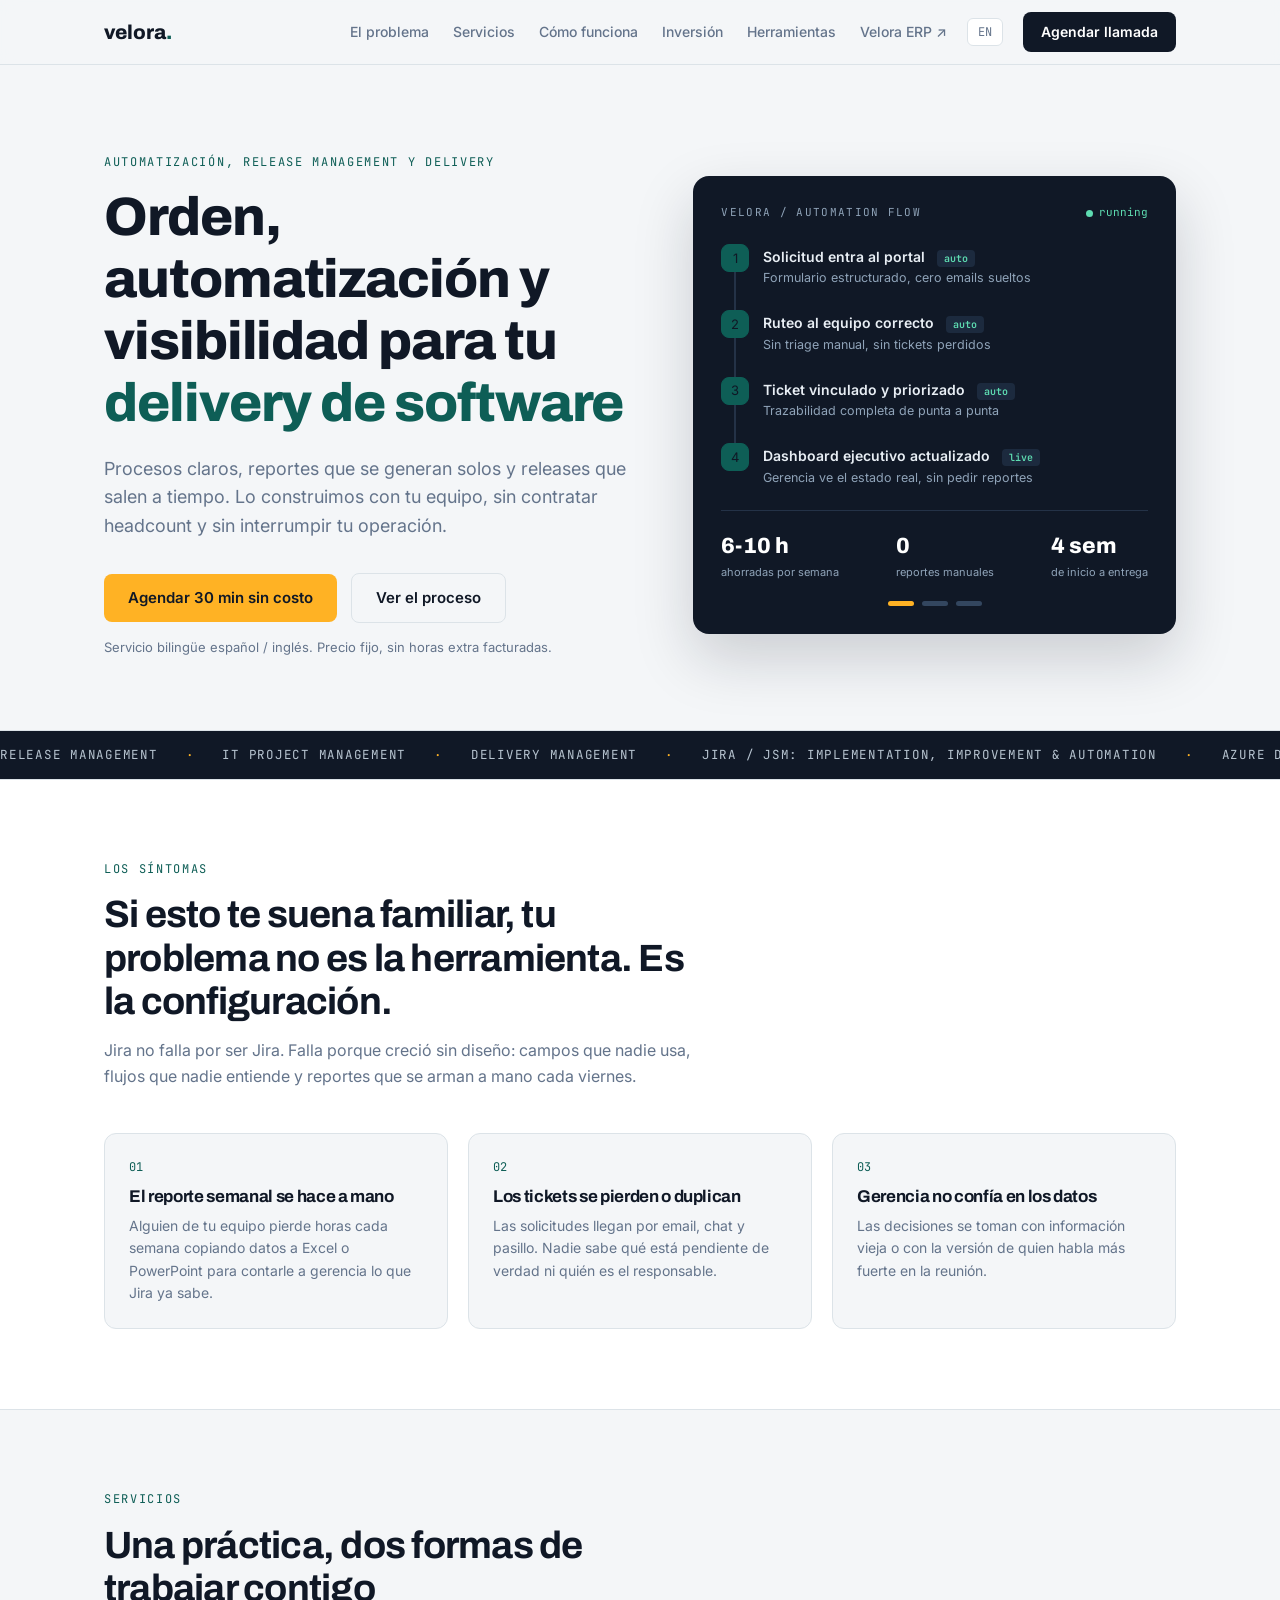
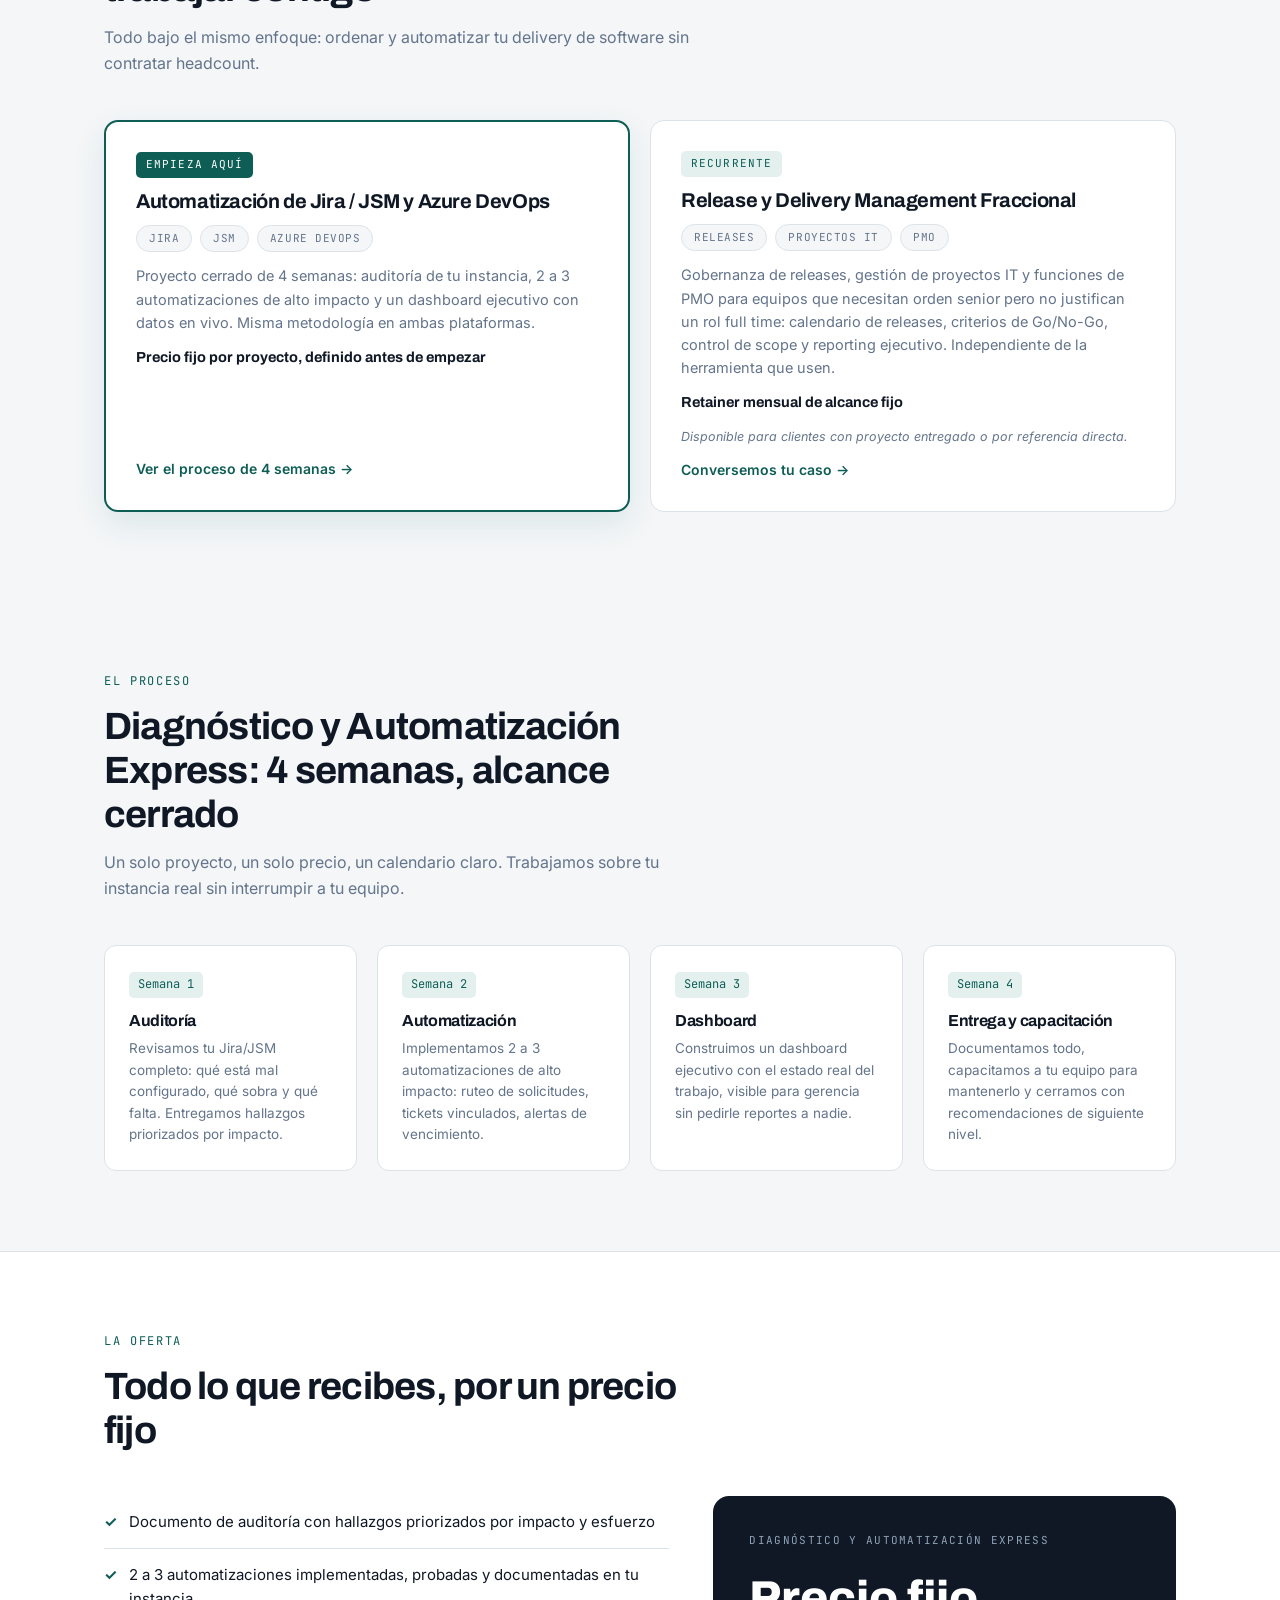
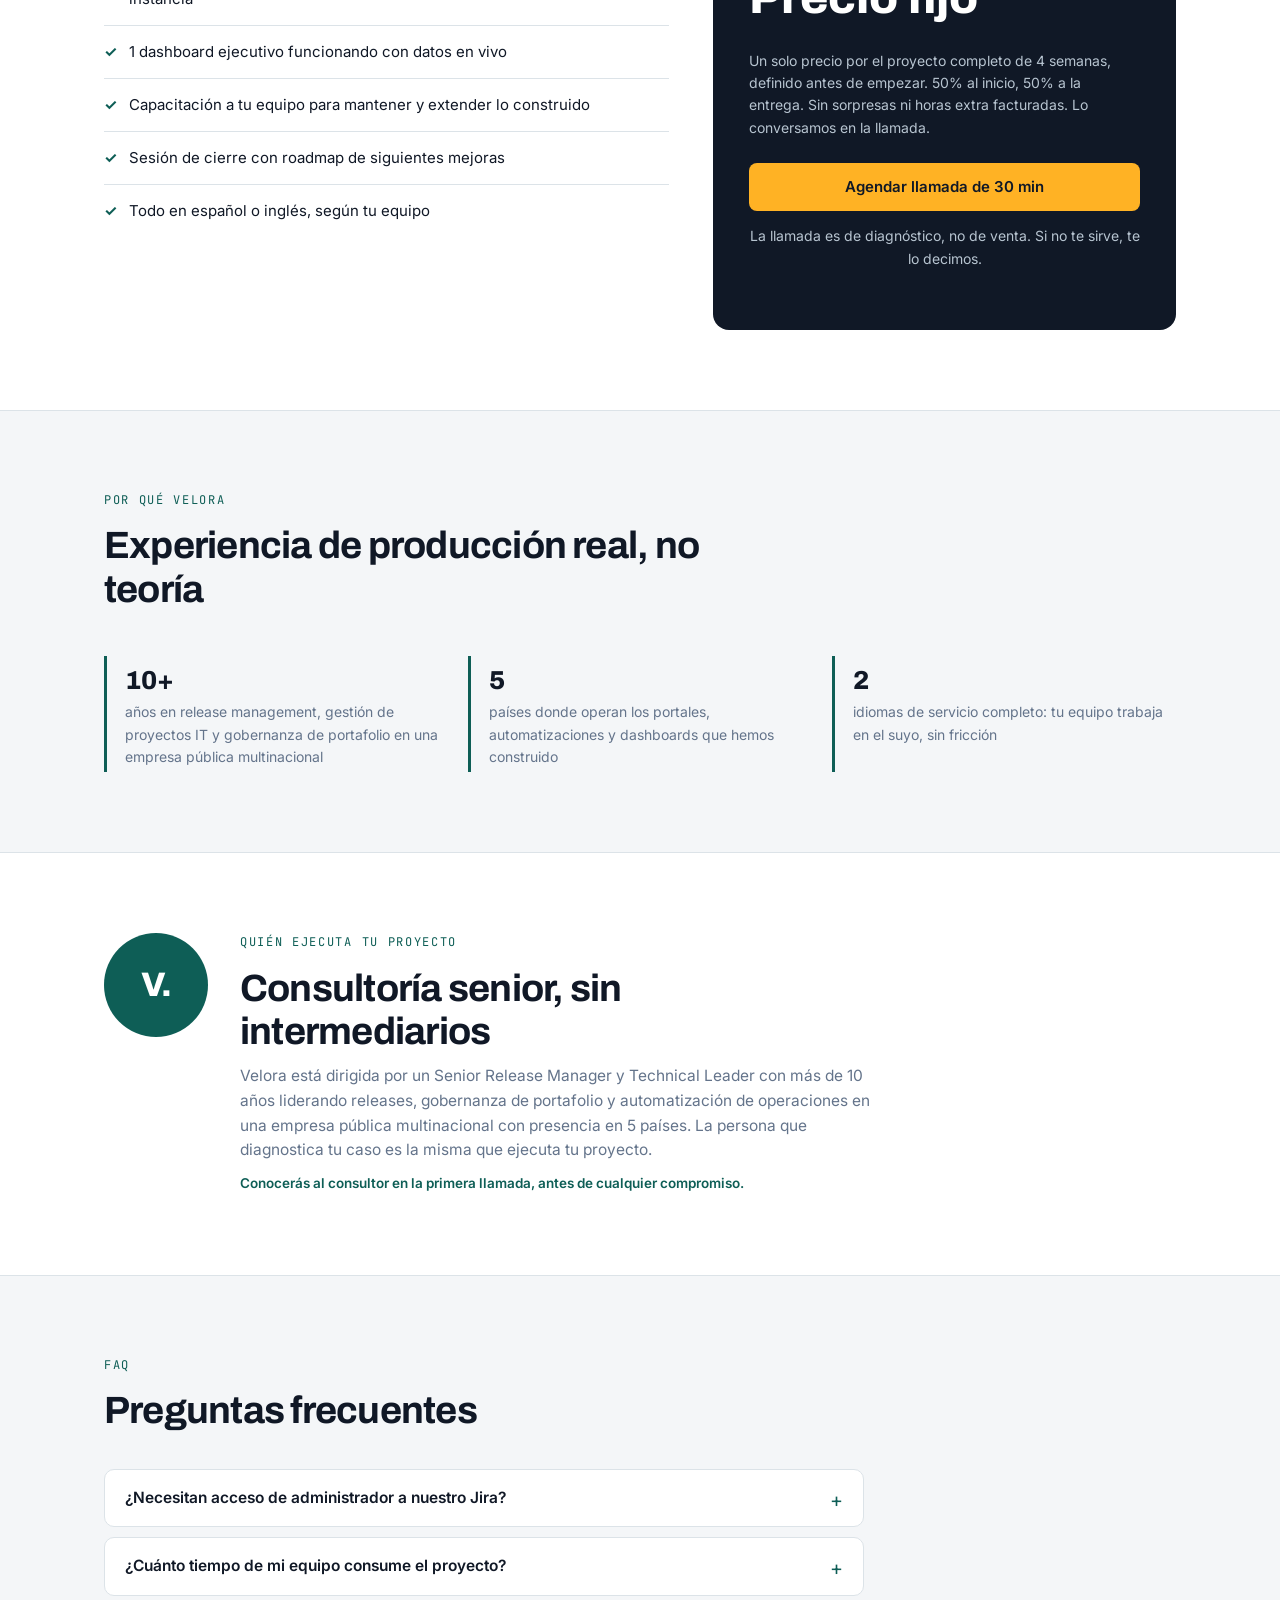
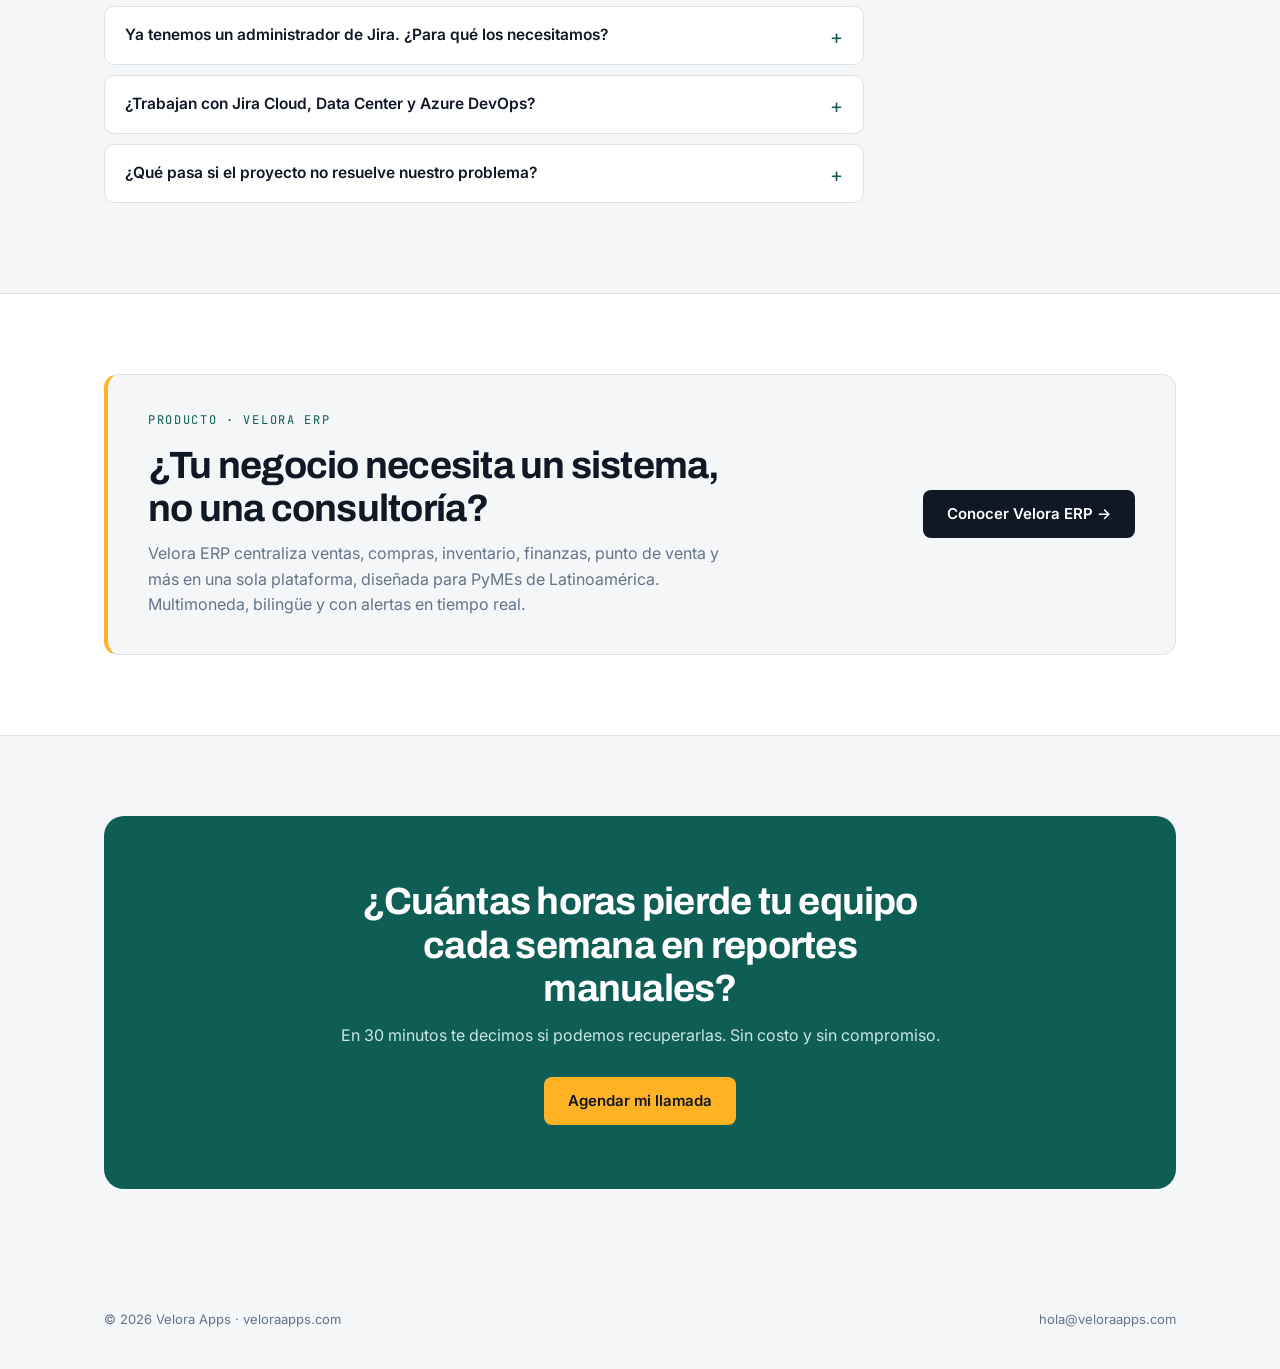
<file: index.html>
<!DOCTYPE html>
<html lang="es">
<head>
<meta charset="UTF-8">
<meta name="viewport" content="width=device-width, initial-scale=1.0">
<title>Velora Apps | Orden, automatización y visibilidad para tu delivery de software</title>
<meta name="description" content="Release management, gestión de proyectos IT y automatización sobre Jira/JSM y Azure DevOps. Proyectos de 4 semanas con precio fijo. Servicio bilingüe ES/EN.">
<link rel="canonical" href="https://www.veloraapps.com/">
<meta property="og:type" content="website">
<meta property="og:url" content="https://www.veloraapps.com/">
<meta property="og:title" content="Velora Apps | Orden y automatización para tu delivery de software">
<meta property="og:description" content="Automatización Jira/JSM, release management y visibilidad ejecutiva. Proyectos de 4 semanas con precio fijo. ES/EN.">
<meta property="og:image" content="https://www.veloraapps.com/og-image.png">
<meta name="twitter:card" content="summary_large_image">
<link rel="icon" href="data:image/svg+xml,%3Csvg xmlns='http://www.w3.org/2000/svg' viewBox='0 0 64 64'%3E%3Crect width='64' height='64' rx='14' fill='%230E5E56'/%3E%3Ctext x='32' y='44' font-family='Arial' font-size='36' font-weight='800' fill='white' text-anchor='middle'%3Ev%3C/text%3E%3C/svg%3E">
<!-- ANALYTICS: descomentar UNA opción antes de publicar -->
<!-- Opción A (GA4, gratis): <script async src="https://www.googletagmanager.com/gtag/js?id=G-XXXXXXX"></script><script>window.dataLayer=window.dataLayer||[];function gtag(){dataLayer.push(arguments);}gtag('js',new Date());gtag('config','G-XXXXXXX');</script> -->
<!-- Opción B (Plausible, privacidad): <script defer data-domain="veloraapps.com" src="https://plausible.io/js/script.js"></script> -->
<link rel="preconnect" href="https://fonts.googleapis.com">
<link href="https://fonts.googleapis.com/css2?family=Archivo:wght@600;700;800&family=Inter:wght@400;500;600&family=JetBrains+Mono:wght@400;500&display=swap" rel="stylesheet">
<style>
:root{
  --porcelain:#F4F6F8; --ink:#101826; --teal:#0E5E56; --teal-soft:#E4F0EE;
  --amber:#FFB224; --steel:#64748B; --line:#DCE3E8; --white:#FFFFFF;
}
*{margin:0;padding:0;box-sizing:border-box}
html{scroll-behavior:smooth}
body{font-family:'Inter',sans-serif;background:var(--porcelain);color:var(--ink);line-height:1.6;font-size:16px}
.mono{font-family:'JetBrains Mono',monospace}
h1,h2,h3{font-family:'Archivo',sans-serif;letter-spacing:-0.02em;line-height:1.15}
.wrap{max-width:1120px;margin:0 auto;padding:0 24px}
.eyebrow{font-family:'JetBrains Mono',monospace;font-size:12px;text-transform:uppercase;letter-spacing:.14em;color:var(--teal);display:block;margin-bottom:14px}
a:focus-visible,button:focus-visible{outline:3px solid var(--amber);outline-offset:2px}

/* NAV */
nav{position:sticky;top:0;background:rgba(244,246,248,.92);backdrop-filter:blur(8px);border-bottom:1px solid var(--line);z-index:50}
.nav-inner{display:flex;align-items:center;justify-content:space-between;height:64px}
.logo{font-family:'Archivo',sans-serif;font-weight:800;font-size:20px;color:var(--ink);text-decoration:none}
.logo span{color:var(--teal)}
.nav-right{display:flex;align-items:center;gap:20px}
.nav-links{display:flex;gap:24px}
.nav-links a{color:var(--steel);text-decoration:none;font-size:14px;font-weight:500}
.nav-links a:hover{color:var(--ink)}
.lang-toggle{border:1px solid var(--line);background:var(--white);border-radius:6px;padding:5px 10px;font-family:'JetBrains Mono',monospace;font-size:12px;cursor:pointer;color:var(--steel)}
.btn{display:inline-block;background:var(--ink);color:var(--white);padding:12px 24px;border-radius:8px;text-decoration:none;font-weight:600;font-size:15px;border:none;cursor:pointer;transition:transform .15s ease,background .15s ease}
.btn:hover{background:var(--teal);transform:translateY(-1px)}
.btn-amber{background:var(--amber);color:var(--ink)}
.btn-amber:hover{background:#e9a010;color:var(--ink)}
.btn-sm{padding:9px 18px;font-size:14px}

/* HERO */
.hero{padding:88px 0 72px}
.hero-grid{display:grid;grid-template-columns:1.05fr .95fr;gap:56px;align-items:center}
.hero h1{font-size:clamp(34px,4.6vw,54px);font-weight:800;margin-bottom:20px}
.hero h1 em{font-style:normal;color:var(--teal)}
.hero p.lead{font-size:18px;color:var(--steel);margin-bottom:32px;max-width:48ch}
.hero-ctas{display:flex;gap:14px;flex-wrap:wrap;align-items:center}
.hero-note{font-size:13px;color:var(--steel);margin-top:14px}

/* SIGNATURE FLOW PANEL */
.flow-panel{background:var(--ink);border-radius:16px;padding:28px;box-shadow:0 24px 60px rgba(16,24,38,.18)}
.flow-head{display:flex;justify-content:space-between;align-items:center;margin-bottom:22px}
.flow-title{font-family:'JetBrains Mono',monospace;font-size:11px;letter-spacing:.12em;text-transform:uppercase;color:#8FA3B8}
.flow-live{font-family:'JetBrains Mono',monospace;font-size:11px;color:#5EDCB1;display:flex;align-items:center;gap:6px}
.dot{width:7px;height:7px;border-radius:50%;background:#5EDCB1;animation:pulse 2s infinite}
@keyframes pulse{0%,100%{opacity:1}50%{opacity:.3}}
.flow-steps{display:flex;flex-direction:column;gap:0}
.fstep{display:flex;align-items:flex-start;gap:14px;position:relative;padding-bottom:22px}
.fstep:last-child{padding-bottom:0}
.fstep::before{content:"";position:absolute;left:13px;top:28px;bottom:0;width:2px;background:#243247}
.fstep:last-child::before{display:none}
.fnode{width:28px;height:28px;border-radius:8px;background:#1C2A3E;border:1px solid #33465F;display:flex;align-items:center;justify-content:center;flex-shrink:0;font-size:13px;position:relative;z-index:1}
.fstep.active .fnode{background:var(--teal);border-color:var(--teal)}
.fbody{padding-top:2px}
.flabel{font-size:14px;font-weight:600;color:#E8EEF4}
.fdesc{font-size:12.5px;color:#8FA3B8}
.ftag{font-family:'JetBrains Mono',monospace;font-size:10px;background:#1C2A3E;color:#5EDCB1;border-radius:4px;padding:2px 7px;margin-left:8px}
.fstep{opacity:1}
.slide{display:none;animation:fadeIn .45s ease}
.slide.active{display:block}
@keyframes fadeIn{from{opacity:0;transform:translateY(6px)}to{opacity:1;transform:none}}
.car-dots{display:flex;gap:8px;justify-content:center;margin-top:20px}
.car-dot{width:26px;height:5px;border-radius:3px;background:#33465F;border:none;cursor:pointer;padding:0;transition:background .2s}
.car-dot.active{background:var(--amber)}
.flow-metric{margin-top:22px;padding-top:18px;border-top:1px solid #243247;display:flex;justify-content:space-between}
.fm-num{font-family:'Archivo',sans-serif;font-weight:800;font-size:22px;color:#fff}
.fm-lab{font-size:11px;color:#8FA3B8}

/* CAPABILITIES STRIP */
.cap-strip{background:var(--ink);overflow:hidden;padding:14px 0;border-top:1px solid var(--line)}
.cap-track{display:flex;gap:28px;white-space:nowrap;width:max-content;animation:capScroll 40s linear infinite;font-family:'JetBrains Mono',monospace;font-size:12.5px;letter-spacing:.06em;color:#B7C4D0;text-transform:uppercase}
.cap-strip:hover .cap-track{animation-play-state:paused}
.cap-sep{color:var(--amber)}
@keyframes capScroll{from{transform:translateX(0)}to{transform:translateX(-50%)}}
@media(prefers-reduced-motion:reduce){
  .cap-track{animation:none;flex-wrap:wrap;white-space:normal;width:auto;justify-content:center;padding:0 24px}
}

/* SYMPTOMS */
.section{padding:80px 0}
.section-alt{background:var(--white);border-top:1px solid var(--line);border-bottom:1px solid var(--line)}
.section h2{font-size:clamp(26px,3.4vw,38px);font-weight:700;margin-bottom:14px;max-width:26ch}
.section .sub{color:var(--steel);max-width:60ch;margin-bottom:44px}
.sym-grid{display:grid;grid-template-columns:repeat(3,1fr);gap:20px}
.sym{background:var(--porcelain);border:1px solid var(--line);border-radius:12px;padding:24px}
.section-alt .sym{background:var(--porcelain)}
.sym .mono{font-size:12px;color:var(--teal);display:block;margin-bottom:10px}
.sym h3{font-size:17px;margin-bottom:8px}
.sym p{font-size:14px;color:var(--steel)}

/* SERVICES */
.svc-grid{display:grid;grid-template-columns:1fr 1fr;gap:20px}
.svc{background:var(--white);border:1px solid var(--line);border-radius:14px;padding:30px;display:flex;flex-direction:column;gap:12px}
.svc-featured{border:2px solid var(--teal);box-shadow:0 12px 32px rgba(14,94,86,.10)}
.svc-badge{font-family:'JetBrains Mono',monospace;font-size:11px;letter-spacing:.1em;text-transform:uppercase;background:var(--teal);color:#fff;border-radius:5px;padding:4px 10px;align-self:flex-start}
.svc-badge-alt{background:var(--teal-soft);color:var(--teal)}
.svc h3{font-size:20px}
.svc p{font-size:14.5px;color:var(--steel)}
.svc-price{font-family:'Archivo',sans-serif;font-weight:700;font-size:18px;color:var(--ink)!important}
.svc-chips{display:flex;gap:8px;flex-wrap:wrap}
.chip{font-family:'JetBrains Mono',monospace;font-size:11px;letter-spacing:.05em;text-transform:uppercase;border:1px solid var(--line);background:var(--porcelain);color:var(--steel);border-radius:100px;padding:4px 12px}
.svc-link{color:var(--teal);font-weight:600;font-size:14px;text-decoration:none;margin-top:auto}
.svc-link:hover{text-decoration:underline}
.svc-note{font-size:12.5px!important;font-style:italic}

/* PROCESS */
.weeks{display:grid;grid-template-columns:repeat(4,1fr);gap:20px}
.week{background:var(--white);border:1px solid var(--line);border-radius:12px;padding:24px;position:relative}
.wk-num{font-family:'JetBrains Mono',monospace;font-size:12px;color:var(--teal);background:var(--teal-soft);border-radius:5px;padding:3px 9px;display:inline-block;margin-bottom:14px}
.week h3{font-size:16px;margin-bottom:8px}
.week p{font-size:13.5px;color:var(--steel)}

/* DELIVERABLES + PRICE */
.offer-grid{display:grid;grid-template-columns:1.1fr .9fr;gap:44px;align-items:start}
.dlist{list-style:none}
.dlist li{display:flex;gap:12px;padding:14px 0;border-bottom:1px solid var(--line);font-size:15px}
.dlist li:last-child{border-bottom:none}
.check{color:var(--teal);font-weight:700;flex-shrink:0}
.price-card{background:var(--ink);color:#E8EEF4;border-radius:16px;padding:36px;position:sticky;top:90px}
.price-card .mono{font-size:11px;letter-spacing:.12em;text-transform:uppercase;color:#8FA3B8;display:block;margin-bottom:12px}
.price{font-family:'Archivo',sans-serif;font-size:46px;font-weight:800;color:#fff}
.price small{font-size:16px;font-weight:600;color:#8FA3B8}
.price-card p{font-size:14px;color:#B7C4D0;margin:14px 0 24px}
.price-card .btn{width:100%;text-align:center}
.guarantee{font-size:12.5px;color:#8FA3B8;margin-top:14px;text-align:center}

/* CRED */
.cred{display:grid;grid-template-columns:repeat(3,1fr);gap:20px}
.cred-item{border-left:3px solid var(--teal);padding:4px 0 4px 18px}
.cred-item .fm-num{color:var(--ink);font-size:26px}
.cred-item p{font-size:14px;color:var(--steel)}

/* CTA */
.cta-final{background:var(--teal);color:#fff;border-radius:20px;padding:64px 48px;text-align:center}
.cta-final h2{color:#fff;margin:0 auto 12px}
.cta-final p{color:#CDE6E1;margin-bottom:28px}

/* FOUNDER */
.founder{display:flex;gap:32px;align-items:flex-start}
.founder-avatar{width:104px;height:104px;border-radius:50%;background:var(--teal);color:#fff;display:flex;align-items:center;justify-content:center;font-family:'Archivo',sans-serif;font-weight:800;font-size:34px;flex-shrink:0}
.founder-bio{color:var(--steel);max-width:64ch;font-size:15.5px}
.founder-note{margin-top:10px;font-size:13.5px;color:var(--teal);font-weight:600}

/* FAQ */
.faq-list{margin-top:36px;max-width:760px}
.faq-item{background:var(--white);border:1px solid var(--line);border-radius:10px;margin-bottom:10px;padding:0 20px}
.faq-item summary{cursor:pointer;font-weight:600;font-size:15.5px;padding:16px 0;list-style:none;position:relative;padding-right:28px}
.faq-item summary::after{content:"+";position:absolute;right:0;top:14px;font-size:20px;color:var(--teal);font-weight:400}
.faq-item[open] summary::after{content:"−"}
.faq-item p{font-size:14.5px;color:var(--steel);padding-bottom:16px}

/* ERP CROSS-PROMO */
.erp-band{display:flex;align-items:center;justify-content:space-between;gap:36px;background:var(--porcelain);border:1px solid var(--line);border-left:4px solid var(--amber);border-radius:14px;padding:36px 40px}
.erp-band .btn{flex-shrink:0}
@media(max-width:860px){.erp-band{flex-direction:column;align-items:flex-start}}

/* FOOTER */
footer{padding:40px 0;color:var(--steel);font-size:13px}
.foot-inner{display:flex;justify-content:space-between;flex-wrap:wrap;gap:12px}

@media(max-width:860px){
  .hero-grid,.offer-grid{grid-template-columns:1fr}
  .sym-grid,.weeks,.cred,.svc-grid{grid-template-columns:1fr}
  .founder{flex-direction:column}
  .nav-links{display:none}
  .price-card{position:static}
  .hero{padding:56px 0 48px}
  .section{padding:56px 0}
}
@media(prefers-reduced-motion:reduce){
  *{animation:none!important;transition:none!important}
  .fstep{opacity:1}
}
</style>
</head>
<body>

<nav>
  <div class="wrap nav-inner">
    <a class="logo" href="#">velora<span>.</span></a>
    <div class="nav-right">
      <div class="nav-links">
        <a href="#problema" data-i18n="nav1">El problema</a>
        <a href="#servicios" data-i18n="nav0">Servicios</a>
        <a href="#proceso" data-i18n="nav2">Cómo funciona</a>
        <a href="#precio" data-i18n="nav3">Inversión</a>
        <a href="/tools" data-i18n="navTools">Herramientas</a>
        <a href="https://erp.veloraapps.com" data-i18n="navErp">Velora ERP ↗</a>
      </div>
      <button class="lang-toggle" id="langBtn" aria-label="Switch language">EN</button>
      <a href="#precio" class="btn btn-sm" data-i18n="navCta">Agendar llamada</a>
    </div>
  </div>
</nav>

<header class="hero">
  <div class="wrap hero-grid">
    <div>
      <span class="eyebrow" data-i18n="heroEyebrow">Automatización, release management y delivery</span>
      <h1 data-i18n="heroH1">Orden, automatización y visibilidad para tu <em>delivery de software</em></h1>
      <p class="lead" data-i18n="heroLead">Procesos claros, reportes que se generan solos y releases que salen a tiempo. Lo construimos con tu equipo, sin contratar headcount y sin interrumpir tu operación.</p>
      <div class="hero-ctas">
        <a href="#precio" class="btn btn-amber" data-i18n="heroCta1">Agendar 30 min sin costo</a>
        <a href="#proceso" class="btn" style="background:transparent;color:var(--ink);border:1px solid var(--line)" data-i18n="heroCta2">Ver el proceso</a>
      </div>
      <p class="hero-note" data-i18n="heroNote">Servicio bilingüe español / inglés. Precio fijo, sin horas extra facturadas.</p>
    </div>

    <div class="flow-panel" role="region" aria-label="Lo que construimos">
      <div class="slide active" id="slide0">
        <div class="flow-head">
          <span class="flow-title">velora / automation flow</span>
          <span class="flow-live"><span class="dot"></span>running</span>
        </div>
        <div class="flow-steps">
          <div class="fstep active"><div class="fnode">1</div><div class="fbody"><div class="flabel"><span data-i18n="f1l">Solicitud entra al portal</span> <span class="ftag">auto</span></div><div class="fdesc" data-i18n="f1d">Formulario estructurado, cero emails sueltos</div></div></div>
          <div class="fstep active"><div class="fnode">2</div><div class="fbody"><div class="flabel"><span data-i18n="f2l">Ruteo al equipo correcto</span> <span class="ftag">auto</span></div><div class="fdesc" data-i18n="f2d">Sin triage manual, sin tickets perdidos</div></div></div>
          <div class="fstep active"><div class="fnode">3</div><div class="fbody"><div class="flabel"><span data-i18n="f3l">Ticket vinculado y priorizado</span> <span class="ftag">auto</span></div><div class="fdesc" data-i18n="f3d">Trazabilidad completa de punta a punta</div></div></div>
          <div class="fstep active"><div class="fnode">4</div><div class="fbody"><div class="flabel"><span data-i18n="f4l">Dashboard ejecutivo actualizado</span> <span class="ftag">live</span></div><div class="fdesc" data-i18n="f4d">Gerencia ve el estado real, sin pedir reportes</div></div></div>
        </div>
        <div class="flow-metric">
          <div><div class="fm-num">6-10 h</div><div class="fm-lab" data-i18n="m1l">ahorradas por semana</div></div>
          <div><div class="fm-num">0</div><div class="fm-lab" data-i18n="m2l">reportes manuales</div></div>
          <div><div class="fm-num">4 sem</div><div class="fm-lab" data-i18n="m3l">de inicio a entrega</div></div>
        </div>
      </div>

      <div class="slide" id="slide1">
        <div class="flow-head">
          <span class="flow-title">velora / release governance</span>
          <span class="flow-live"><span class="dot"></span>on track</span>
        </div>
        <div class="flow-steps">
          <div class="fstep active"><div class="fnode">1</div><div class="fbody"><div class="flabel"><span data-i18n="g1l">Calendario de releases definido</span> <span class="ftag">plan</span></div><div class="fdesc" data-i18n="g1d">Major, minor y hotfix con fechas claras</div></div></div>
          <div class="fstep active"><div class="fnode">2</div><div class="fbody"><div class="flabel"><span data-i18n="g2l">Criterios de Go/No-Go</span> <span class="ftag">gate</span></div><div class="fdesc" data-i18n="g2d">Decisiones con datos, no con presión</div></div></div>
          <div class="fstep active"><div class="fnode">3</div><div class="fbody"><div class="flabel"><span data-i18n="g3l">Scope bajo control</span> <span class="ftag">scope</span></div><div class="fdesc" data-i18n="g3d">Cut-off respetado, excepciones gestionadas</div></div></div>
          <div class="fstep active"><div class="fnode">4</div><div class="fbody"><div class="flabel"><span data-i18n="g4l">Rollout coordinado</span> <span class="ftag">ship</span></div><div class="fdesc" data-i18n="g4d">Piloto, despliegue y rollback previstos</div></div></div>
        </div>
        <div class="flow-metric">
          <div><div class="fm-num">1</div><div class="fm-lab" data-i18n="gm1">calendario único de releases</div></div>
          <div><div class="fm-num">0</div><div class="fm-lab" data-i18n="gm2">sorpresas en producción</div></div>
          <div><div class="fm-num">100%</div><div class="fm-lab" data-i18n="gm3">trazabilidad de scope</div></div>
        </div>
      </div>

      <div class="slide" id="slide2">
        <div class="flow-head">
          <span class="flow-title">velora / executive visibility</span>
          <span class="flow-live"><span class="dot"></span>live</span>
        </div>
        <div class="flow-steps">
          <div class="fstep active"><div class="fnode">1</div><div class="fbody"><div class="flabel"><span data-i18n="v1l">Datos en vivo desde Jira</span> <span class="ftag">live</span></div><div class="fdesc" data-i18n="v1d">Sin exportar, sin copiar y pegar</div></div></div>
          <div class="fstep active"><div class="fnode">2</div><div class="fbody"><div class="flabel"><span data-i18n="v2l">Dashboard para gerencia</span> <span class="ftag">auto</span></div><div class="fdesc" data-i18n="v2d">Estado real, disponible siempre</div></div></div>
          <div class="fstep active"><div class="fnode">3</div><div class="fbody"><div class="flabel"><span data-i18n="v3l">Reporte semanal autogenerado</span> <span class="ftag">auto</span></div><div class="fdesc" data-i18n="v3d">Nadie arma slides el viernes</div></div></div>
          <div class="fstep active"><div class="fnode">4</div><div class="fbody"><div class="flabel"><span data-i18n="v4l">Decisiones con información real</span> <span class="ftag">team</span></div><div class="fdesc" data-i18n="v4d">Una sola fuente de verdad para todos</div></div></div>
        </div>
        <div class="flow-metric">
          <div><div class="fm-num">0</div><div class="fm-lab" data-i18n="vm1">reportes manuales</div></div>
          <div><div class="fm-num">1</div><div class="fm-lab" data-i18n="vm2">fuente de verdad</div></div>
          <div><div class="fm-num">24/7</div><div class="fm-lab" data-i18n="vm3">visibilidad</div></div>
        </div>
      </div>

      <div class="car-dots" role="tablist" aria-label="Cambiar panel">
        <button class="car-dot active" data-slide="0" aria-label="Automatización"></button>
        <button class="car-dot" data-slide="1" aria-label="Release governance"></button>
        <button class="car-dot" data-slide="2" aria-label="Visibilidad ejecutiva"></button>
      </div>
    </div>
  </div>
</header>

<div class="cap-strip" aria-label="Áreas de práctica">
  <div class="cap-track">
    <span>Release Management</span><span class="cap-sep">·</span>
    <span>IT Project Management</span><span class="cap-sep">·</span>
    <span>Delivery Management</span><span class="cap-sep">·</span>
    <span>Jira / JSM: Implementation, Improvement &amp; Automation</span><span class="cap-sep">·</span>
    <span>Azure DevOps: Implementation, Improvement &amp; Automation</span><span class="cap-sep">·</span>
    <span>Executive Dashboards</span><span class="cap-sep">·</span>
    <span>Fractional PMO</span><span class="cap-sep">·</span>
    <span>Release Management</span><span class="cap-sep">·</span>
    <span>IT Project Management</span><span class="cap-sep">·</span>
    <span>Delivery Management</span><span class="cap-sep">·</span>
    <span>Jira / JSM: Implementation, Improvement &amp; Automation</span><span class="cap-sep">·</span>
    <span>Azure DevOps: Implementation, Improvement &amp; Automation</span><span class="cap-sep">·</span>
    <span>Executive Dashboards</span><span class="cap-sep">·</span>
    <span>Fractional PMO</span><span class="cap-sep">·</span>
  </div>
</div>

<section class="section section-alt" id="problema">
  <div class="wrap">
    <span class="eyebrow" data-i18n="symEyebrow">Los síntomas</span>
    <h2 data-i18n="symH2">Si esto te suena familiar, tu problema no es la herramienta. Es la configuración.</h2>
    <p class="sub" data-i18n="symSub">Jira no falla por ser Jira. Falla porque creció sin diseño: campos que nadie usa, flujos que nadie entiende y reportes que se arman a mano cada viernes.</p>
    <div class="sym-grid">
      <div class="sym"><span class="mono">01</span><h3 data-i18n="sym1h">El reporte semanal se hace a mano</h3><p data-i18n="sym1p">Alguien de tu equipo pierde horas cada semana copiando datos a Excel o PowerPoint para contarle a gerencia lo que Jira ya sabe.</p></div>
      <div class="sym"><span class="mono">02</span><h3 data-i18n="sym2h">Los tickets se pierden o duplican</h3><p data-i18n="sym2p">Las solicitudes llegan por email, chat y pasillo. Nadie sabe qué está pendiente de verdad ni quién es el responsable.</p></div>
      <div class="sym"><span class="mono">03</span><h3 data-i18n="sym3h">Gerencia no confía en los datos</h3><p data-i18n="sym3p">Las decisiones se toman con información vieja o con la versión de quien habla más fuerte en la reunión.</p></div>
    </div>
  </div>
</section>

<section class="section" id="servicios">
  <div class="wrap">
    <span class="eyebrow" data-i18n="svEyebrow">Servicios</span>
    <h2 data-i18n="svH2">Una práctica, dos formas de trabajar contigo</h2>
    <p class="sub" data-i18n="svSub">Todo bajo el mismo enfoque: ordenar y automatizar tu delivery de software sin contratar headcount.</p>
    <div class="svc-grid">
      <div class="svc svc-featured">
        <span class="svc-badge" data-i18n="sv1b">Empieza aquí</span>
        <h3 data-i18n="sv1h">Automatización de Jira / JSM y Azure DevOps</h3>
        <div class="svc-chips"><span class="chip">Jira</span><span class="chip">JSM</span><span class="chip">Azure DevOps</span></div>
        <p data-i18n="sv1p">Proyecto cerrado de 4 semanas: auditoría de tu instancia, 2 a 3 automatizaciones de alto impacto y un dashboard ejecutivo con datos en vivo. Misma metodología en ambas plataformas.</p>
        <p class="svc-price" data-i18n="sv1pr">Precio fijo por proyecto, definido antes de empezar</p>
        <a href="#proceso" class="svc-link" data-i18n="sv1l">Ver el proceso de 4 semanas →</a>
      </div>
      <div class="svc">
        <span class="svc-badge svc-badge-alt" data-i18n="sv2b">Recurrente</span>
        <h3 data-i18n="sv2h">Release y Delivery Management Fraccional</h3>
        <div class="svc-chips"><span class="chip" data-i18n="ch1">Releases</span><span class="chip" data-i18n="ch2">Proyectos IT</span><span class="chip">PMO</span></div>
        <p data-i18n="sv2p">Gobernanza de releases, gestión de proyectos IT y funciones de PMO para equipos que necesitan orden senior pero no justifican un rol full time: calendario de releases, criterios de Go/No-Go, control de scope y reporting ejecutivo. Independiente de la herramienta que usen.</p>
        <p class="svc-price" data-i18n="sv2pr">Retainer mensual de alcance fijo</p>
        <p class="svc-note" data-i18n="sv2n">Disponible para clientes con proyecto entregado o por referencia directa.</p>
        <a href="#precio" class="svc-link" data-i18n="sv2l">Conversemos tu caso →</a>
      </div>
    </div>
  </div>
</section>

<section class="section" id="proceso">
  <div class="wrap">
    <span class="eyebrow" data-i18n="prEyebrow">El proceso</span>
    <h2 data-i18n="prH2">Diagnóstico y Automatización Express: 4 semanas, alcance cerrado</h2>
    <p class="sub" data-i18n="prSub">Un solo proyecto, un solo precio, un calendario claro. Trabajamos sobre tu instancia real sin interrumpir a tu equipo.</p>
    <div class="weeks">
      <div class="week"><span class="wk-num" data-i18n="wk1n">Semana 1</span><h3 data-i18n="wk1h">Auditoría</h3><p data-i18n="wk1p">Revisamos tu Jira/JSM completo: qué está mal configurado, qué sobra y qué falta. Entregamos hallazgos priorizados por impacto.</p></div>
      <div class="week"><span class="wk-num" data-i18n="wk2n">Semana 2</span><h3 data-i18n="wk2h">Automatización</h3><p data-i18n="wk2p">Implementamos 2 a 3 automatizaciones de alto impacto: ruteo de solicitudes, tickets vinculados, alertas de vencimiento.</p></div>
      <div class="week"><span class="wk-num" data-i18n="wk3n">Semana 3</span><h3 data-i18n="wk3h">Dashboard</h3><p data-i18n="wk3p">Construimos un dashboard ejecutivo con el estado real del trabajo, visible para gerencia sin pedirle reportes a nadie.</p></div>
      <div class="week"><span class="wk-num" data-i18n="wk4n">Semana 4</span><h3 data-i18n="wk4h">Entrega y capacitación</h3><p data-i18n="wk4p">Documentamos todo, capacitamos a tu equipo para mantenerlo y cerramos con recomendaciones de siguiente nivel.</p></div>
    </div>
  </div>
</section>

<section class="section section-alt" id="precio">
  <div class="wrap">
    <span class="eyebrow" data-i18n="ofEyebrow">La oferta</span>
    <h2 data-i18n="ofH2">Todo lo que recibes, por un precio fijo</h2>
    <div class="offer-grid" style="margin-top:44px">
      <ul class="dlist">
        <li><span class="check">✓</span><span data-i18n="d1">Documento de auditoría con hallazgos priorizados por impacto y esfuerzo</span></li>
        <li><span class="check">✓</span><span data-i18n="d2">2 a 3 automatizaciones implementadas, probadas y documentadas en tu instancia</span></li>
        <li><span class="check">✓</span><span data-i18n="d3">1 dashboard ejecutivo funcionando con datos en vivo</span></li>
        <li><span class="check">✓</span><span data-i18n="d4">Capacitación a tu equipo para mantener y extender lo construido</span></li>
        <li><span class="check">✓</span><span data-i18n="d5">Sesión de cierre con roadmap de siguientes mejoras</span></li>
        <li><span class="check">✓</span><span data-i18n="d6">Todo en español o inglés, según tu equipo</span></li>
      </ul>
      <div class="price-card">
        <span class="mono" data-i18n="pcLabel">Diagnóstico y Automatización Express</span>
        <div class="price" data-i18n="pcPrice">Precio fijo</div>
        <p data-i18n="pcDesc">Un solo precio por el proyecto completo de 4 semanas, definido antes de empezar. 50% al inicio, 50% a la entrega. Sin sorpresas ni horas extra facturadas. Lo conversamos en la llamada.</p>
        <a href="#" class="btn btn-amber" data-i18n="pcCta">Agendar llamada de 30 min</a>
        <p class="guarantee" data-i18n="pcNote">La llamada es de diagnóstico, no de venta. Si no te sirve, te lo decimos.</p>
      </div>
    </div>
  </div>
</section>

<section class="section">
  <div class="wrap">
    <span class="eyebrow" data-i18n="crEyebrow">Por qué Velora</span>
    <h2 data-i18n="crH2">Experiencia de producción real, no teoría</h2>
    <div class="cred" style="margin-top:44px">
      <div class="cred-item"><div class="fm-num">10+</div><p data-i18n="cr1">años en release management, gestión de proyectos IT y gobernanza de portafolio en una empresa pública multinacional</p></div>
      <div class="cred-item"><div class="fm-num">5</div><p data-i18n="cr2">países donde operan los portales, automatizaciones y dashboards que hemos construido</p></div>
      <div class="cred-item"><div class="fm-num">2</div><p data-i18n="cr3">idiomas de servicio completo: tu equipo trabaja en el suyo, sin fricción</p></div>
    </div>
  </div>
</section>

<section class="section section-alt" id="fundador">
  <div class="wrap">
    <div class="founder">
      <div class="founder-avatar" aria-hidden="true">V.</div>
      <div>
        <span class="eyebrow" data-i18n="fdEyebrow">Quién ejecuta tu proyecto</span>
        <h2 style="margin-bottom:10px" data-i18n="fdName">Consultoría senior, sin intermediarios</h2>
        <p class="founder-bio" data-i18n="fdBio">Velora está dirigida por un Senior Release Manager y Technical Leader con más de 10 años liderando releases, gobernanza de portafolio y automatización de operaciones en una empresa pública multinacional con presencia en 5 países. La persona que diagnostica tu caso es la misma que ejecuta tu proyecto.</p>
        <p class="founder-note" data-i18n="fdNote">Conocerás al consultor en la primera llamada, antes de cualquier compromiso.</p>
      </div>
    </div>
  </div>
</section>

<section class="section" id="faq">
  <div class="wrap">
    <span class="eyebrow">FAQ</span>
    <h2 data-i18n="fqH2">Preguntas frecuentes</h2>
    <div class="faq-list">
      <details class="faq-item">
        <summary data-i18n="q1">¿Necesitan acceso de administrador a nuestro Jira?</summary>
        <p data-i18n="a1">Para implementar automatizaciones, sí. Si su política de seguridad no lo permite, trabajamos en sesiones acompañadas con su administrador ejecutando. El proyecto no se detiene por eso.</p>
      </details>
      <details class="faq-item">
        <summary data-i18n="q2">¿Cuánto tiempo de mi equipo consume el proyecto?</summary>
        <p data-i18n="a2">Entre 1 y 2 horas por semana de un punto de contacto. El resto lo hacemos nosotros. El diseño completo del proyecto parte de no interrumpir su operación.</p>
      </details>
      <details class="faq-item">
        <summary data-i18n="q3">Ya tenemos un administrador de Jira. ¿Para qué los necesitamos?</summary>
        <p data-i18n="a3">No venimos a reemplazarlo. El administrador resuelve el día a día; nosotros rediseñamos el flujo una vez, lo automatizamos y se lo entregamos documentado para que él lo mantenga. Su admin termina el proyecto sabiendo más que al inicio.</p>
      </details>
      <details class="faq-item">
        <summary data-i18n="q4">¿Trabajan con Jira Cloud, Data Center y Azure DevOps?</summary>
        <p data-i18n="a4">Sí, con los tres. El alcance de automatizaciones disponibles varía según la plataforma y se define en la auditoría de la semana 1. Los servicios de release management y gestión de proyectos son independientes de la herramienta.</p>
      </details>
      <details class="faq-item">
        <summary data-i18n="q5">¿Qué pasa si el proyecto no resuelve nuestro problema?</summary>
        <p data-i18n="a5">La llamada inicial es de diagnóstico: si su caso no encaja, se lo decimos ahí y no hay proyecto. Y el alcance se firma por escrito con criterios de aceptación por entregable, así que ambos sabemos exactamente qué significa terminado.</p>
      </details>
    </div>
  </div>
</section>

<section class="section section-alt" id="erp">
  <div class="wrap">
    <div class="erp-band">
      <div>
        <span class="eyebrow" data-i18n="erpEyebrow">Producto · Velora ERP</span>
        <h2 style="margin-bottom:10px" data-i18n="erpH2">¿Tu negocio necesita un sistema, no una consultoría?</h2>
        <p class="sub" style="margin-bottom:0" data-i18n="erpP">Velora ERP centraliza ventas, compras, inventario, finanzas, punto de venta y más en una sola plataforma, diseñada para PyMEs de Latinoamérica. Multimoneda, bilingüe y con alertas en tiempo real.</p>
      </div>
      <a href="https://erp.veloraapps.com" class="btn" data-i18n="erpCta">Conocer Velora ERP →</a>
    </div>
  </div>
</section>

<section class="section">
  <div class="wrap">
    <div class="cta-final">
      <h2 data-i18n="ctaH2">¿Cuántas horas pierde tu equipo cada semana en reportes manuales?</h2>
      <p data-i18n="ctaP">En 30 minutos te decimos si podemos recuperarlas. Sin costo y sin compromiso.</p>
      <a href="#" class="btn btn-amber" data-i18n="ctaBtn">Agendar mi llamada</a>
    </div>
  </div>
</section>

<footer>
  <div class="wrap foot-inner">
    <span>© 2026 Velora Apps · veloraapps.com</span>
    <span>hola@veloraapps.com</span>
  </div>
</footer>

<script>
// Signature: hero carousel
const slides = document.querySelectorAll('.slide');
const cdots = document.querySelectorAll('.car-dot');
const reduced = window.matchMedia('(prefers-reduced-motion: reduce)').matches;
let cur = 0, timer = null;
function goTo(i){
  cur = i % slides.length;
  slides.forEach((s, k) => s.classList.toggle('active', k === cur));
  cdots.forEach((d, k) => d.classList.toggle('active', k === cur));
}
function startAuto(){
  if (reduced) return;
  clearInterval(timer);
  timer = setInterval(() => goTo(cur + 1), 5000);
}
cdots.forEach(d => d.addEventListener('click', () => { goTo(+d.dataset.slide); startAuto(); }));
const panel = document.querySelector('.flow-panel');
panel.addEventListener('mouseenter', () => clearInterval(timer));
panel.addEventListener('mouseleave', startAuto);
startAuto();

// Language toggle
const i18n = {
  en: {
    nav0:"Services", nav1:"The problem", nav2:"How it works", nav3:"Pricing", navTools:"Tools", navCta:"Book a call",
    heroEyebrow:"Automation, release management and delivery",
    svEyebrow:"Services", svH2:"One practice, two ways to work with you",
    svSub:"All under the same approach: bringing order and automation to your software delivery, no headcount required.",
    sv1b:"Start here", sv1h:"Jira / JSM and Azure DevOps Automation",
    sv1p:"Fixed 4-week project: an audit of your instance, 2 to 3 high-impact automations and an executive dashboard running on live data. Same methodology on both platforms.",
    ch1:"Releases", ch2:"IT Projects", sv2l:"Let's talk about your case →",
    sv1pr:"Flat project fee, defined before we start", sv1l:"See the 4-week process →",
    sv2b:"Recurring", sv2h:"Fractional Release and Delivery Management",
    sv2p:"Release governance, IT project management and PMO functions for teams that need senior structure but cannot justify a full-time role: release calendars, Go/No-Go criteria, scope control and executive reporting. Independent of whatever tool you use.",
    sv2pr:"Fixed-scope monthly retainer",
    sv2n:"Available for clients with a delivered project or by direct referral.",
    heroH1:'Order, automation and visibility for your <em>software delivery</em>',
    heroLead:"Clear processes, reports that build themselves and releases that ship on time. We build it with your team, no new headcount, no disruption.",
    f1l:"Request enters the portal", f1d:"Structured form, zero loose emails",
    f2l:"Routed to the right team", f2d:"No manual triage, no lost tickets",
    f3l:"Ticket linked and prioritized", f3d:"End-to-end traceability",
    f4l:"Executive dashboard updated", f4d:"Leadership sees real status, no reports requested",
    m1l:"saved per week", m2l:"manual reports", m3l:"from start to delivery",
    g1l:"Release calendar defined", g1d:"Major, minor and hotfix with clear dates",
    g2l:"Go/No-Go criteria", g2d:"Decisions on data, not pressure",
    g3l:"Scope under control", g3d:"Cut-offs enforced, exceptions managed",
    g4l:"Coordinated rollout", g4d:"Pilot, deployment and rollback planned",
    gm1:"single release calendar", gm2:"production surprises", gm3:"scope traceability",
    v1l:"Live data from Jira", v1d:"No exports, no copy-paste",
    v2l:"Dashboard for leadership", v2d:"Real status, always available",
    v3l:"Weekly report auto-generated", v3d:"Nobody builds slides on Friday",
    v4l:"Decisions with real information", v4d:"One source of truth for everyone",
    vm1:"manual reports", vm2:"source of truth", vm3:"visibility",
    heroCta1:"Book a free 30-min call", heroCta2:"See the process",
    heroNote:"Fully bilingual Spanish / English. Flat fee, no billable overruns.",
    symEyebrow:"The symptoms",
    symH2:"If this sounds familiar, your problem is not the tool. It is the setup.",
    symSub:"Jira does not fail because it is Jira. It fails because it grew without design: fields nobody uses, flows nobody understands, and reports built by hand every Friday.",
    sym1h:"The weekly report is manual", sym1p:"Someone on your team loses hours every week copying data into Excel or PowerPoint to tell leadership what Jira already knows.",
    sym2h:"Tickets get lost or duplicated", sym2p:"Requests arrive by email, chat and hallway. Nobody knows what is truly pending or who owns it.",
    sym3h:"Leadership does not trust the data", sym3p:"Decisions get made with stale information, or with the version of whoever speaks loudest in the meeting.",
    prEyebrow:"The process", prH2:"Express Audit and Automation: 4 weeks, fixed scope",
    prSub:"One project, one price, one clear calendar. We work on your real instance without disrupting your team.",
    wk1n:"Week 1", wk1h:"Audit", wk1p:"We review your full Jira/JSM: what is misconfigured, what is redundant, what is missing. You get findings prioritized by impact.",
    wk2n:"Week 2", wk2h:"Automation", wk2p:"We implement 2 to 3 high-impact automations: request routing, linked tickets, due date alerts.",
    wk3n:"Week 3", wk3h:"Dashboard", wk3p:"We build an executive dashboard with the real status of work, visible to leadership without asking anyone for reports.",
    wk4n:"Week 4", wk4h:"Handover and training", wk4p:"We document everything, train your team to maintain it, and close with next-level recommendations.",
    ofEyebrow:"The offer", ofH2:"Everything you get, for one flat fee",
    d1:"Audit document with findings prioritized by impact and effort",
    d2:"2 to 3 automations implemented, tested and documented in your instance",
    d3:"1 executive dashboard running on live data",
    d4:"Training so your team can maintain and extend what we built",
    d5:"Closing session with a roadmap of next improvements",
    d6:"Everything in Spanish or English, whichever your team prefers",
    pcLabel:"Express Audit and Automation", pcPrice:"Flat fee",
    pcDesc:"One price for the full 4-week project, agreed before we start. 50% upfront, 50% on delivery. No surprises, no billable overruns. We discuss it on the call.",
    pcCta:"Book a 30-min call", pcNote:"The call is a diagnosis, not a pitch. If this is not for you, we will say so.",
    crEyebrow:"Why Velora", crH2:"Real production experience, not theory",
    cr1:"years in release management, IT project management and portfolio governance at a multinational public company",
    cr2:"countries where the portals, automations and dashboards we built are running",
    cr3:"languages of full service: your team works in theirs, friction-free",
    navErp:"Velora ERP ↗",
    erpEyebrow:"Product · Velora ERP",
    erpH2:"Does your business need a system, not a consultancy?",
    erpP:"Velora ERP centralizes sales, purchasing, inventory, finance, point of sale and more in a single platform, built for Latin American SMBs. Multi-currency, bilingual, with real-time alerts.",
    erpCta:"Discover Velora ERP →",
    fdEyebrow:"Who runs your project", fdName:"Senior consulting, no intermediaries",
    fdBio:"Velora is led by a Senior Release Manager and Technical Leader with 10+ years leading releases, portfolio governance and operations automation at a multinational public company operating in 5 countries. The person who diagnoses your case is the same person who runs your project.",
    fdNote:"You will meet the consultant on the first call, before any commitment.",
    fqH2:"Frequently asked questions",
    q1:"Do you need admin access to our Jira?",
    a1:"To implement automations, yes. If your security policy does not allow it, we work in guided sessions with your administrator executing. The project does not stop because of it.",
    q2:"How much of my team's time does the project take?",
    a2:"1 to 2 hours per week from a single point of contact. We do the rest. The entire project is designed not to disrupt your operation.",
    q3:"We already have a Jira admin. Why would we need you?",
    a3:"We are not here to replace them. Your admin handles the day to day; we redesign the flow once, automate it, and hand it over documented so they can maintain it. Your admin ends the project knowing more than when it started.",
    q4:"Do you work with Jira Cloud, Data Center and Azure DevOps?",
    a4:"Yes, all three. The scope of available automations varies by platform and is defined in the week 1 audit. Release management and project management services are tool-independent.",
    q5:"What if the project does not solve our problem?",
    a5:"The initial call is a diagnosis: if your case does not fit, we tell you right there and there is no project. And the scope is signed in writing with acceptance criteria per deliverable, so we both know exactly what done means.",
    ctaH2:"How many hours does your team lose every week on manual reports?",
    ctaP:"In 30 minutes we will tell you if we can get them back. Free, no strings attached.",
    ctaBtn:"Book my call"
  },
  es: {}
};
// Capture Spanish originals
document.querySelectorAll('[data-i18n]').forEach(el => { i18n.es[el.dataset.i18n] = el.innerHTML; });
let lang = 'es';
document.getElementById('langBtn').addEventListener('click', () => {
  lang = lang === 'es' ? 'en' : 'es';
  document.getElementById('langBtn').textContent = lang === 'es' ? 'EN' : 'ES';
  document.documentElement.lang = lang;
  document.querySelectorAll('[data-i18n]').forEach(el => {
    const t = i18n[lang][el.dataset.i18n];
    if (t) el.innerHTML = t;
  });
});
</script>
</body>
</html>
</file>
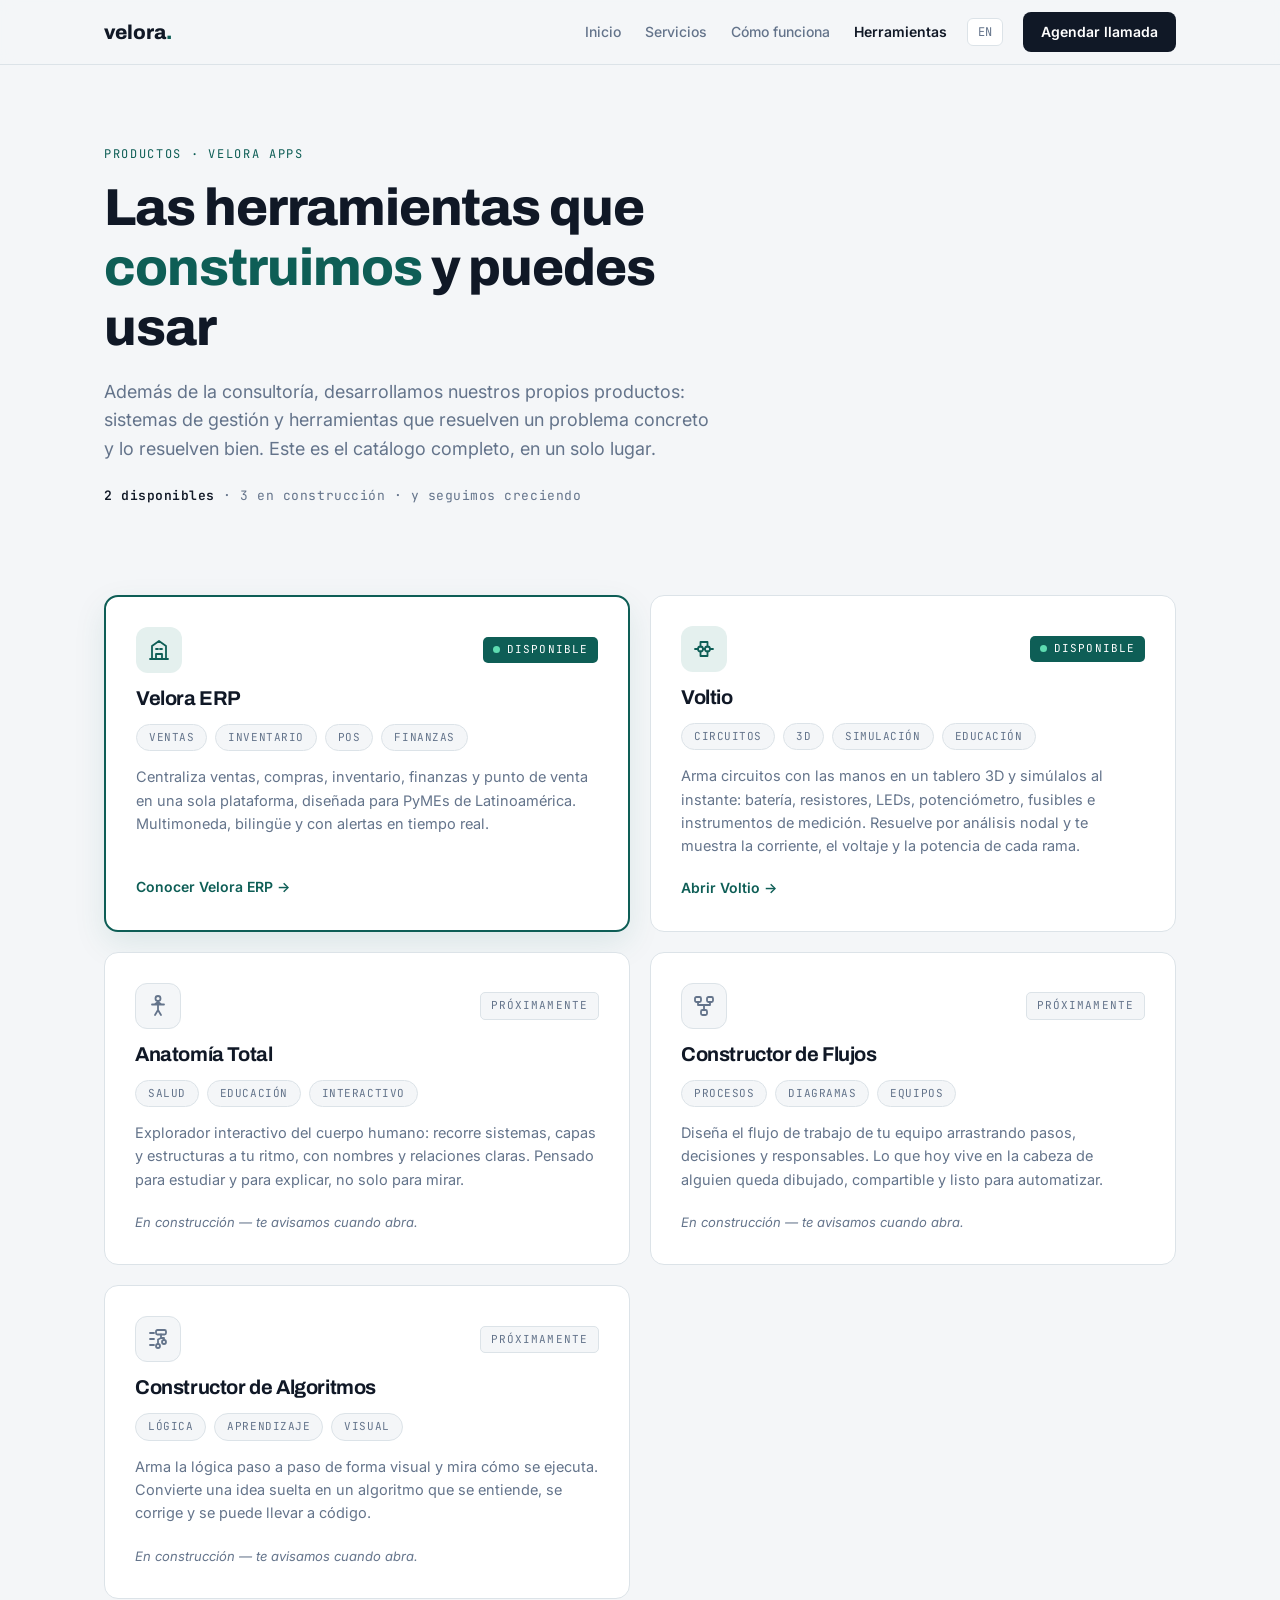
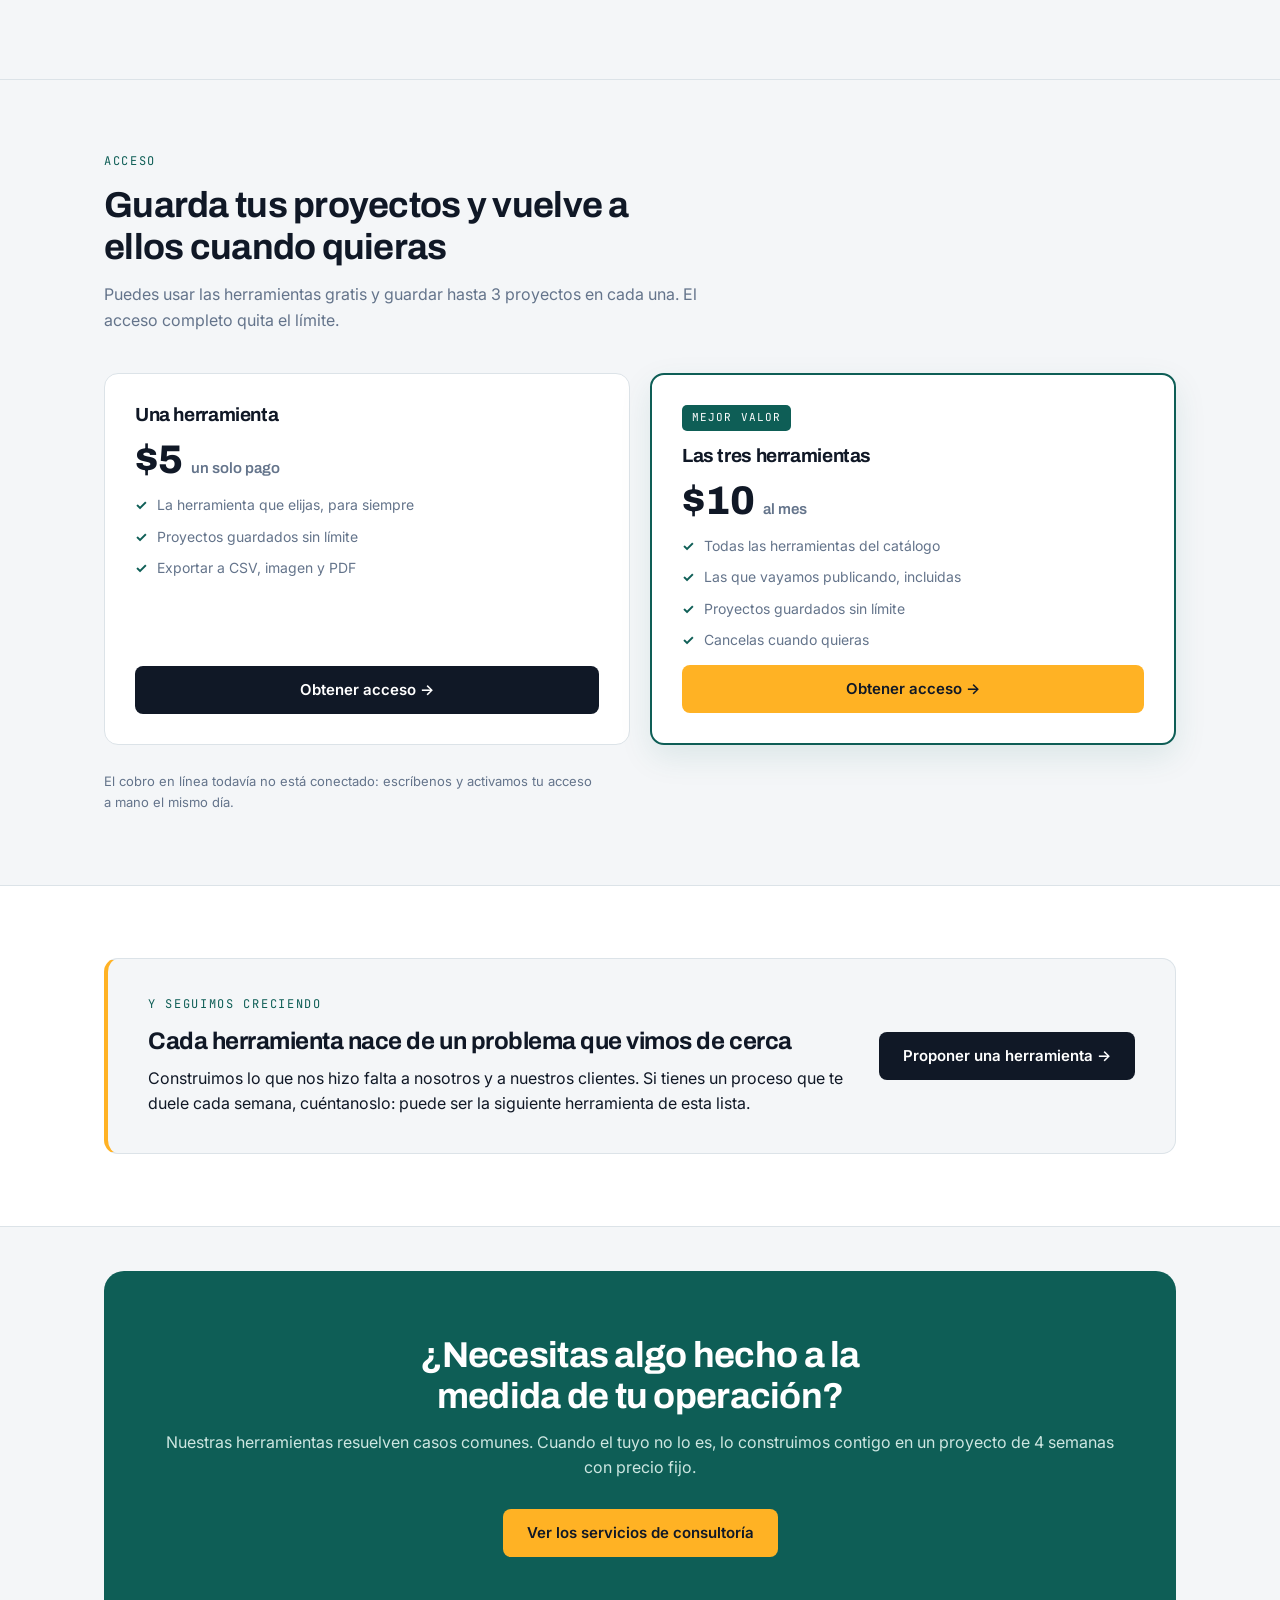
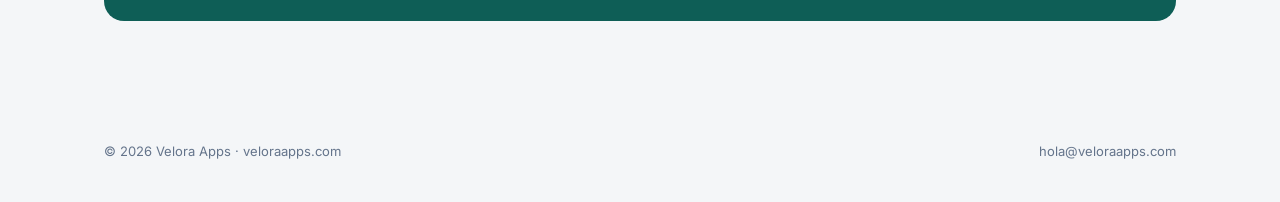
<file: tools/index.html>
<!DOCTYPE html>
<html lang="es">
<head>
<meta charset="UTF-8">
<meta name="viewport" content="width=device-width, initial-scale=1.0">
<title>Herramientas Velora | Productos y apps para ordenar tu operación</title>
<meta name="description" content="El hub de productos Velora: Velora ERP, anatomía humana interactiva, constructor de flujos y constructor de algoritmos. Herramientas propias, bilingües ES/EN.">
<link rel="canonical" href="https://www.veloraapps.com/tools">
<meta property="og:type" content="website">
<meta property="og:url" content="https://www.veloraapps.com/tools">
<meta property="og:title" content="Herramientas Velora | Productos y apps">
<meta property="og:description" content="Velora ERP, anatomía humana interactiva, constructor de flujos y constructor de algoritmos. Un solo lugar para todas las herramientas Velora.">
<meta property="og:image" content="https://www.veloraapps.com/og-image.png">
<meta name="twitter:card" content="summary_large_image">
<link rel="icon" href="data:image/svg+xml,%3Csvg xmlns='http://www.w3.org/2000/svg' viewBox='0 0 64 64'%3E%3Crect width='64' height='64' rx='14' fill='%230E5E56'/%3E%3Ctext x='32' y='44' font-family='Arial' font-size='36' font-weight='800' fill='white' text-anchor='middle'%3Ev%3C/text%3E%3C/svg%3E">
<link rel="preconnect" href="https://fonts.googleapis.com">
<link href="https://fonts.googleapis.com/css2?family=Archivo:wght@600;700;800&family=Inter:wght@400;500;600&family=JetBrains+Mono:wght@400;500&display=swap" rel="stylesheet">
<style>
:root{
  --porcelain:#F4F6F8; --ink:#101826; --teal:#0E5E56; --teal-soft:#E4F0EE;
  --amber:#FFB224; --steel:#64748B; --line:#DCE3E8; --white:#FFFFFF;
}
*{margin:0;padding:0;box-sizing:border-box}
html{scroll-behavior:smooth}
body{font-family:'Inter',sans-serif;background:var(--porcelain);color:var(--ink);line-height:1.6;font-size:16px}
.mono{font-family:'JetBrains Mono',monospace}
h1,h2,h3{font-family:'Archivo',sans-serif;letter-spacing:-0.02em;line-height:1.15}
.wrap{max-width:1120px;margin:0 auto;padding:0 24px}
.eyebrow{font-family:'JetBrains Mono',monospace;font-size:12px;text-transform:uppercase;letter-spacing:.14em;color:var(--teal);display:block;margin-bottom:14px}
a:focus-visible,button:focus-visible{outline:3px solid var(--amber);outline-offset:2px}

/* NAV */
nav{position:sticky;top:0;background:rgba(244,246,248,.92);backdrop-filter:blur(8px);border-bottom:1px solid var(--line);z-index:50}
.nav-inner{display:flex;align-items:center;justify-content:space-between;height:64px}
.logo{font-family:'Archivo',sans-serif;font-weight:800;font-size:20px;color:var(--ink);text-decoration:none}
.logo span{color:var(--teal)}
.nav-right{display:flex;align-items:center;gap:20px}
.nav-links{display:flex;gap:24px}
.nav-links a{color:var(--steel);text-decoration:none;font-size:14px;font-weight:500}
.nav-links a:hover{color:var(--ink)}
.nav-links a[aria-current="page"]{color:var(--ink);font-weight:600}
.lang-toggle{border:1px solid var(--line);background:var(--white);border-radius:6px;padding:5px 10px;font-family:'JetBrains Mono',monospace;font-size:12px;cursor:pointer;color:var(--steel)}
.btn{display:inline-block;background:var(--ink);color:var(--white);padding:12px 24px;border-radius:8px;text-decoration:none;font-weight:600;font-size:15px;border:none;cursor:pointer;transition:transform .15s ease,background .15s ease}
.btn:hover{background:var(--teal);transform:translateY(-1px)}
.btn-amber{background:var(--amber);color:var(--ink)}
.btn-amber:hover{background:#e9a010;color:var(--ink)}
.btn-sm{padding:9px 18px;font-size:14px}

/* HERO */
.hero{padding:80px 0 44px}
.hero h1{font-size:clamp(34px,4.6vw,52px);font-weight:800;margin-bottom:20px;max-width:20ch}
.hero h1 em{font-style:normal;color:var(--teal)}
.hero p.lead{font-size:18px;color:var(--steel);max-width:56ch}
.hero-note{font-size:13px;color:var(--steel);margin-top:22px;font-family:'JetBrains Mono',monospace;letter-spacing:.04em}
.hero-note b{color:var(--ink);font-weight:600}

/* PRODUCT GRID */
.section{padding:44px 0 80px}
.section-alt{background:var(--white);border-top:1px solid var(--line);border-bottom:1px solid var(--line);padding:72px 0}
.section h2{font-size:clamp(26px,3.4vw,36px);font-weight:700;margin-bottom:14px;max-width:26ch}
.section .sub{color:var(--steel);max-width:60ch;margin-bottom:40px}
.prod-grid{display:grid;grid-template-columns:1fr 1fr;gap:20px}
.prod{background:var(--white);border:1px solid var(--line);border-radius:14px;padding:30px;display:flex;flex-direction:column;gap:14px}
.prod-featured{border:2px solid var(--teal);box-shadow:0 12px 32px rgba(14,94,86,.10)}
.prod-top{display:flex;align-items:center;justify-content:space-between;gap:14px}
.prod-icon{width:46px;height:46px;border-radius:12px;background:var(--teal-soft);display:flex;align-items:center;justify-content:center;flex-shrink:0}
.prod-icon svg{width:24px;height:24px;stroke:var(--teal);fill:none;stroke-width:1.8;stroke-linecap:round;stroke-linejoin:round}
.badge{font-family:'JetBrains Mono',monospace;font-size:11px;letter-spacing:.1em;text-transform:uppercase;border-radius:5px;padding:4px 10px;display:inline-flex;align-items:center;gap:7px}
.badge-live{background:var(--teal);color:#fff}
.badge-soon{background:var(--porcelain);border:1px solid var(--line);color:var(--steel)}
.dot{width:7px;height:7px;border-radius:50%;background:#5EDCB1;animation:pulse 2s infinite}
@keyframes pulse{0%,100%{opacity:1}50%{opacity:.3}}
.prod h3{font-size:20px}
.prod p{font-size:14.5px;color:var(--steel)}
.prod-chips{display:flex;gap:8px;flex-wrap:wrap}
.chip{font-family:'JetBrains Mono',monospace;font-size:11px;letter-spacing:.05em;text-transform:uppercase;border:1px solid var(--line);background:var(--porcelain);color:var(--steel);border-radius:100px;padding:4px 12px}
.prod-foot{margin-top:auto;padding-top:4px}
.prod-link{color:var(--teal);font-weight:600;font-size:14px;text-decoration:none}
.prod-link:hover{text-decoration:underline}
.prod-soonnote{font-size:13px;color:var(--steel);font-style:italic}
.prod-soon .prod-icon{background:var(--porcelain);border:1px solid var(--line)}
.prod-soon .prod-icon svg{stroke:var(--steel)}

/* PRECIOS */
.pricing{padding:72px 0;border-top:1px solid var(--line)}
.price-grid{display:grid;grid-template-columns:1fr 1fr;gap:20px;margin-top:36px}
.plan{background:var(--white);border:1px solid var(--line);border-radius:14px;padding:30px;display:flex;flex-direction:column;gap:14px}
.plan-best{border:2px solid var(--teal);box-shadow:0 12px 32px rgba(14,94,86,.10)}
.plan-badge{font-family:'JetBrains Mono',monospace;font-size:11px;letter-spacing:.1em;text-transform:uppercase;background:var(--teal);color:#fff;border-radius:5px;padding:4px 10px;align-self:flex-start}
.plan h3{font-size:19px}
.plan-price{font-family:'Archivo',sans-serif;font-weight:800;font-size:40px;color:var(--ink);line-height:1}
.plan-price small{font-size:15px;font-weight:600;color:var(--steel);letter-spacing:0}
.plan ul{list-style:none;display:flex;flex-direction:column;gap:9px;font-size:14px;color:var(--steel)}
.plan ul li{display:flex;gap:10px}
.plan ul li::before{content:"✓";color:var(--teal);font-weight:700;flex-shrink:0}
.plan .btn{margin-top:auto;text-align:center}
.price-note{font-size:13px;color:var(--steel);margin-top:26px;max-width:62ch}

/* Estado de la cuenta en la barra superior */
.acct-chip{display:none;align-items:center;gap:7px;border:1px solid var(--line);background:var(--white);border-radius:100px;padding:5px 12px;font-size:12.5px;color:var(--steel);max-width:210px}
.acct-chip.on{display:inline-flex}
.acct-chip b{color:var(--ink);font-weight:600;overflow:hidden;text-overflow:ellipsis;white-space:nowrap}
.acct-dot{width:7px;height:7px;border-radius:50%;background:#5EDCB1;flex-shrink:0}

/* Aviso para quien ya tiene acceso: reemplaza a los precios */
.has-access{display:none;background:var(--teal-soft);border:1px solid var(--teal);border-radius:14px;padding:30px 34px;align-items:center;justify-content:space-between;gap:28px;margin-top:36px}
.has-access.on{display:flex}
.has-access h3{font-size:19px;margin-bottom:6px}
.has-access p{font-size:14.5px;color:var(--steel)}
@media(max-width:860px){.price-grid{grid-template-columns:1fr}.has-access{flex-direction:column;align-items:flex-start}}

/* GROWING BAND */
.grow-band{display:flex;align-items:center;justify-content:space-between;gap:36px;background:var(--porcelain);border:1px solid var(--line);border-left:4px solid var(--amber);border-radius:14px;padding:36px 40px}
.grow-band .btn{flex-shrink:0}
.grow-band .sub{margin-bottom:0}

/* CTA */
.cta-final{background:var(--teal);color:#fff;border-radius:20px;padding:64px 48px;text-align:center}
.cta-final h2{color:#fff;margin:0 auto 12px}
.cta-final p{color:#CDE6E1;margin-bottom:28px}

/* FOOTER */
footer{padding:40px 0;color:var(--steel);font-size:13px}
.foot-inner{display:flex;justify-content:space-between;flex-wrap:wrap;gap:12px}
.foot-inner a{color:var(--steel);text-decoration:none}
.foot-inner a:hover{color:var(--ink)}

@media(max-width:860px){
  .prod-grid{grid-template-columns:1fr}
  .nav-links{display:none}
  .hero{padding:52px 0 32px}
  .section{padding:32px 0 56px}
  .section-alt{padding:56px 0}
  .grow-band{flex-direction:column;align-items:flex-start}
  .cta-final{padding:48px 24px}
}
@media(prefers-reduced-motion:reduce){
  *{animation:none!important;transition:none!important}
}
</style>
</head>
<body>

<nav>
  <div class="wrap nav-inner">
    <a class="logo" href="/">velora<span>.</span></a>
    <div class="nav-right">
      <div class="nav-links">
        <a href="/" data-i18n="nvHome">Inicio</a>
        <a href="/#servicios" data-i18n="nvServices">Servicios</a>
        <a href="/#proceso" data-i18n="nvProcess">Cómo funciona</a>
        <a href="/tools" aria-current="page" data-i18n="nvTools">Herramientas</a>
      </div>
      <span class="acct-chip" id="acctChip"><span class="acct-dot"></span><b id="acctEmail"></b></span>
      <button class="lang-toggle" id="langBtn" aria-label="Switch language">EN</button>
      <a href="/#precio" class="btn btn-sm" data-i18n="nvCta">Agendar llamada</a>
    </div>
  </div>
</nav>

<header class="hero">
  <div class="wrap">
    <span class="eyebrow" data-i18n="heroEyebrow">Productos · Velora Apps</span>
    <h1 data-i18n="heroH1">Las herramientas que <em>construimos</em> y puedes usar</h1>
    <p class="lead" data-i18n="heroLead">Además de la consultoría, desarrollamos nuestros propios productos: sistemas de gestión y herramientas que resuelven un problema concreto y lo resuelven bien. Este es el catálogo completo, en un solo lugar.</p>
    <p class="hero-note"><b data-i18n="hnA">2 disponibles</b> <span data-i18n="hnB">· 3 en construcción · y seguimos creciendo</span></p>
  </div>
</header>

<section class="section">
  <div class="wrap">
    <div class="prod-grid">

      <article class="prod prod-featured">
        <div class="prod-top">
          <div class="prod-icon" aria-hidden="true">
            <svg viewBox="0 0 24 24"><path d="M3 21h18M5 21V8l7-5 7 5v13M9 21v-5h6v5"/><path d="M9 11h2M13 11h2"/></svg>
          </div>
          <span class="badge badge-live"><span class="dot"></span><span data-i18n="p1b">Disponible</span></span>
        </div>
        <h3 data-i18n="p1h">Velora ERP</h3>
        <div class="prod-chips"><span class="chip" data-i18n="p1c1">Ventas</span><span class="chip" data-i18n="p1c2">Inventario</span><span class="chip">POS</span><span class="chip" data-i18n="p1c3">Finanzas</span></div>
        <p data-i18n="p1p">Centraliza ventas, compras, inventario, finanzas y punto de venta en una sola plataforma, diseñada para PyMEs de Latinoamérica. Multimoneda, bilingüe y con alertas en tiempo real.</p>
        <div class="prod-foot"><a href="https://erp.veloraapps.com" class="prod-link" data-i18n="p1l">Conocer Velora ERP →</a></div>
      </article>

      <article class="prod">
        <div class="prod-top">
          <div class="prod-icon" aria-hidden="true">
            <svg viewBox="0 0 24 24"><path d="M3 12h3M18 12h3"/><circle cx="8.5" cy="12" r="2.5"/><circle cx="15.5" cy="12" r="2.5"/><path d="M11 12h2M8.5 9.5V5h7v4.5M8.5 14.5V19h7v-4.5"/></svg>
          </div>
          <span class="badge badge-live"><span class="dot"></span><span data-i18n="p5b">Disponible</span></span>
        </div>
        <h3 data-i18n="p5h">Voltio</h3>
        <div class="prod-chips"><span class="chip" data-i18n="p5c1">Circuitos</span><span class="chip">3D</span><span class="chip" data-i18n="p5c2">Simulación</span><span class="chip" data-i18n="p5c3">Educación</span></div>
        <p data-i18n="p5p">Arma circuitos con las manos en un tablero 3D y simúlalos al instante: batería, resistores, LEDs, potenciómetro, fusibles e instrumentos de medición. Resuelve por análisis nodal y te muestra la corriente, el voltaje y la potencia de cada rama.</p>
        <div class="prod-foot"><a href="/tools/voltio/" class="prod-link" data-i18n="p5l">Abrir Voltio →</a></div>
      </article>

      <article class="prod prod-soon">
        <div class="prod-top">
          <div class="prod-icon" aria-hidden="true">
            <svg viewBox="0 0 24 24"><circle cx="12" cy="4.5" r="2.5"/><path d="M12 7v9M12 16l-3 5M12 16l3 5M6 10.5h12M8.5 10.5 12 8l3.5 2.5"/></svg>
          </div>
          <span class="badge badge-soon" data-i18n="p2b">Próximamente</span>
        </div>
        <h3 data-i18n="p2h">Anatomía Total</h3>
        <div class="prod-chips"><span class="chip" data-i18n="p2c1">Salud</span><span class="chip" data-i18n="p2c2">Educación</span><span class="chip" data-i18n="p2c3">Interactivo</span></div>
        <p data-i18n="p2p">Explorador interactivo del cuerpo humano: recorre sistemas, capas y estructuras a tu ritmo, con nombres y relaciones claras. Pensado para estudiar y para explicar, no solo para mirar.</p>
        <div class="prod-foot"><span class="prod-soonnote" data-i18n="p2n">En construcción — te avisamos cuando abra.</span></div>
      </article>

      <article class="prod prod-soon">
        <div class="prod-top">
          <div class="prod-icon" aria-hidden="true">
            <svg viewBox="0 0 24 24"><rect x="3" y="3" width="6" height="5" rx="1.5"/><rect x="15" y="3" width="6" height="5" rx="1.5"/><rect x="9" y="16" width="6" height="5" rx="1.5"/><path d="M6 8v3h12V8M12 11v5"/></svg>
          </div>
          <span class="badge badge-soon" data-i18n="p3b">Próximamente</span>
        </div>
        <h3 data-i18n="p3h">Constructor de Flujos</h3>
        <div class="prod-chips"><span class="chip" data-i18n="p3c1">Procesos</span><span class="chip" data-i18n="p3c2">Diagramas</span><span class="chip" data-i18n="p3c3">Equipos</span></div>
        <p data-i18n="p3p">Diseña el flujo de trabajo de tu equipo arrastrando pasos, decisiones y responsables. Lo que hoy vive en la cabeza de alguien queda dibujado, compartible y listo para automatizar.</p>
        <div class="prod-foot"><span class="prod-soonnote" data-i18n="p3n">En construcción — te avisamos cuando abra.</span></div>
      </article>

      <article class="prod prod-soon">
        <div class="prod-top">
          <div class="prod-icon" aria-hidden="true">
            <svg viewBox="0 0 24 24"><path d="M4 6h4M4 12h4M4 18h4"/><rect x="10" y="3" width="10" height="4.5" rx="1.5"/><path d="M15 7.5v3.5M15 11h3v2M15 11l-3 1.5v4.5"/><circle cx="12" cy="19" r="2"/><circle cx="18" cy="15" r="2"/></svg>
          </div>
          <span class="badge badge-soon" data-i18n="p4b">Próximamente</span>
        </div>
        <h3 data-i18n="p4h">Constructor de Algoritmos</h3>
        <div class="prod-chips"><span class="chip" data-i18n="p4c1">Lógica</span><span class="chip" data-i18n="p4c2">Aprendizaje</span><span class="chip" data-i18n="p4c3">Visual</span></div>
        <p data-i18n="p4p">Arma la lógica paso a paso de forma visual y mira cómo se ejecuta. Convierte una idea suelta en un algoritmo que se entiende, se corrige y se puede llevar a código.</p>
        <div class="prod-foot"><span class="prod-soonnote" data-i18n="p4n">En construcción — te avisamos cuando abra.</span></div>
      </article>

    </div>
  </div>
</section>

<section class="section pricing" id="precios">
  <div class="wrap">
    <span class="eyebrow" data-i18n="prEyebrow">Acceso</span>
    <h2 data-i18n="prH2">Guarda tus proyectos y vuelve a ellos cuando quieras</h2>
    <p class="sub" data-i18n="prSub">Puedes usar las herramientas gratis y guardar hasta 3 proyectos en cada una. El acceso completo quita el límite.</p>

    <!-- Se oculta solo cuando la cuenta ya tiene acceso activo -->
    <div class="price-grid" id="priceGrid">
      <article class="plan">
        <h3 data-i18n="pl1h">Una herramienta</h3>
        <div class="plan-price">$5 <small data-i18n="pl1per">un solo pago</small></div>
        <ul>
          <li data-i18n="pl1a">La herramienta que elijas, para siempre</li>
          <li data-i18n="pl1b">Proyectos guardados sin límite</li>
          <li data-i18n="pl1c">Exportar a CSV, imagen y PDF</li>
        </ul>
        <a class="btn" href="mailto:hola@veloraapps.com?subject=Acceso%20a%20una%20herramienta%20(%245)" data-i18n="pl1cta">Obtener acceso →</a>
      </article>

      <article class="plan plan-best">
        <span class="plan-badge" data-i18n="pl2b">Mejor valor</span>
        <h3 data-i18n="pl2h">Las tres herramientas</h3>
        <div class="plan-price">$10 <small data-i18n="pl2per">al mes</small></div>
        <ul>
          <li data-i18n="pl2a">Todas las herramientas del catálogo</li>
          <li data-i18n="pl2b2">Las que vayamos publicando, incluidas</li>
          <li data-i18n="pl2c">Proyectos guardados sin límite</li>
          <li data-i18n="pl2d">Cancelas cuando quieras</li>
        </ul>
        <a class="btn btn-amber" href="mailto:hola@veloraapps.com?subject=Acceso%20a%20las%203%20herramientas%20(%2410%2Fmes)" data-i18n="pl2cta">Obtener acceso →</a>
      </article>
    </div>

    <!-- Aparece en su lugar cuando la cuenta ya pagó -->
    <div class="has-access" id="hasAccess">
      <div>
        <h3 data-i18n="haH">Tu acceso está activo</h3>
        <p data-i18n="haP">Puedes guardar proyectos sin límite en todas las herramientas.</p>
      </div>
      <a class="btn" href="/tools/voltio/" data-i18n="haCta">Abrir Voltio →</a>
    </div>

    <p class="price-note" data-i18n="prNote">El cobro en línea todavía no está conectado: escríbenos y activamos tu acceso a mano el mismo día.</p>
  </div>
</section>

<section class="section-alt">
  <div class="wrap">
    <div class="grow-band">
      <div>
        <span class="eyebrow" data-i18n="grEyebrow">Y seguimos creciendo</span>
        <h2 style="margin-bottom:10px" data-i18n="grH2">Cada herramienta nace de un problema que vimos de cerca</h2>
        <p class="sub" data-i18n="grP">Construimos lo que nos hizo falta a nosotros y a nuestros clientes. Si tienes un proceso que te duele cada semana, cuéntanoslo: puede ser la siguiente herramienta de esta lista.</p>
      </div>
      <a href="mailto:hola@veloraapps.com?subject=Idea%20para%20una%20herramienta%20Velora" class="btn" data-i18n="grCta">Proponer una herramienta →</a>
    </div>
  </div>
</section>

<section class="section">
  <div class="wrap">
    <div class="cta-final">
      <h2 data-i18n="ctaH2">¿Necesitas algo hecho a la medida de tu operación?</h2>
      <p data-i18n="ctaP">Nuestras herramientas resuelven casos comunes. Cuando el tuyo no lo es, lo construimos contigo en un proyecto de 4 semanas con precio fijo.</p>
      <a href="/#servicios" class="btn btn-amber" data-i18n="ctaBtn">Ver los servicios de consultoría</a>
    </div>
  </div>
</section>

<footer>
  <div class="wrap foot-inner">
    <span>© 2026 Velora Apps · <a href="/">veloraapps.com</a></span>
    <span><a href="mailto:hola@veloraapps.com">hola@veloraapps.com</a></span>
  </div>
</footer>

<script>
// Language toggle: misma mecanica que el home, el ES se captura del DOM al cargar
const i18n = {
  en: {
    nvHome:"Home", nvServices:"Services", nvProcess:"How it works", nvTools:"Tools", nvCta:"Book a call",
    heroEyebrow:"Products · Velora Apps",
    heroH1:"The tools we <em>build</em> — and you can use",
    heroLead:"Beyond consulting, we build our own products: management systems and tools that solve one concrete problem, and solve it well. This is the full catalog, in one place.",
    hnA:"2 available", hnB:"· 3 in the works · and still growing",

    p1b:"Available", p1h:"Velora ERP",
    p1c1:"Sales", p1c2:"Inventory", p1c3:"Finance",
    p1p:"Brings sales, purchasing, inventory, finance and point of sale together on a single platform, built for Latin American SMBs. Multi-currency, bilingual and with real-time alerts.",
    p1l:"Explore Velora ERP →",

    p5b:"Available", p5h:"Voltio",
    p5c1:"Circuits", p5c2:"Simulation", p5c3:"Education",
    p5p:"Build circuits by hand on a 3D board and simulate them instantly: battery, resistors, LEDs, potentiometer, fuses and meters. It solves the circuit by nodal analysis and shows the current, voltage and power in every branch.",
    p5l:"Open Voltio →",

    prEyebrow:"Access",
    prH2:"Save your projects and come back to them whenever",
    prSub:"You can use the tools for free and save up to 3 projects in each one. Full access removes the limit.",
    pl1h:"One tool", pl1per:"one time",
    pl1a:"The tool you pick, forever",
    pl1b:"Unlimited saved projects",
    pl1c:"Export to CSV, image and PDF",
    pl1cta:"Get access →",
    pl2b:"Best value", pl2h:"All three tools", pl2per:"a month",
    pl2a:"Every tool in the catalogue",
    pl2b2:"Plus the ones we publish next",
    pl2c:"Unlimited saved projects",
    pl2d:"Cancel whenever you want",
    pl2cta:"Get access →",
    haH:"Your access is active",
    haP:"You can save unlimited projects across every tool.",
    haCta:"Open Voltio →",
    prNote:"Online checkout is not wired up yet: write to us and we switch your access on by hand the same day.",

    p2b:"Coming soon", p2h:"Total Anatomy",
    p2c1:"Health", p2c2:"Education", p2c3:"Interactive",
    p2p:"An interactive explorer of the human body: move through systems, layers and structures at your own pace, with clear names and relationships. Built to study with, and to explain with.",
    p2n:"In the works — we'll let you know when it opens.",

    p3b:"Coming soon", p3h:"Flow Builder",
    p3c1:"Processes", p3c2:"Diagrams", p3c3:"Teams",
    p3p:"Design your team's workflow by dragging steps, decisions and owners. What lives in one person's head today becomes drawn, shareable and ready to automate.",
    p3n:"In the works — we'll let you know when it opens.",

    p4b:"Coming soon", p4h:"Algorithm Builder",
    p4c1:"Logic", p4c2:"Learning", p4c3:"Visual",
    p4p:"Assemble logic step by step, visually, and watch it run. Turn a loose idea into an algorithm you can understand, correct and take to code.",
    p4n:"In the works — we'll let you know when it opens.",

    grEyebrow:"And still growing",
    grH2:"Every tool starts from a problem we saw up close",
    grP:"We build what we and our clients were missing. If there is a process that hurts every single week, tell us about it: it could be the next tool on this list.",
    grCta:"Suggest a tool →",

    ctaH2:"Need something built around your own operation?",
    ctaP:"Our tools cover the common cases. When yours is not one of them, we build it with you in a fixed-price 4-week project.",
    ctaBtn:"See consulting services"
  },
  es: {}
};
document.querySelectorAll('[data-i18n]').forEach(el => { i18n.es[el.dataset.i18n] = el.innerHTML; });
let lang = 'es';
document.getElementById('langBtn').addEventListener('click', () => {
  lang = lang === 'es' ? 'en' : 'es';
  document.getElementById('langBtn').textContent = lang === 'es' ? 'EN' : 'ES';
  document.documentElement.lang = lang;
  document.querySelectorAll('[data-i18n]').forEach(el => {
    const t = i18n[lang][el.dataset.i18n];
    if (t) el.innerHTML = t;
  });
});

// ---------------------------------------------------------------------------
// Estado de la cuenta.
//
// La landing y Voltio viven en el mismo origen (www.veloraapps.com), así que
// comparten localStorage: aquí se puede leer la sesión que guardó el SDK de
// Supabase dentro de la herramienta, sin cargar el SDK en esta página.
//
// Lo único que decide esto es si se muestran los precios. El control real de
// acceso vive en la base, con políticas por fila: aunque alguien falsee esto
// desde la consola, no gana ni un proyecto guardado de más.
// ---------------------------------------------------------------------------
(function () {
  var URL_BASE = 'https://mhkaedljjbllqwzbqdsy.supabase.co';
  var PUB_KEY = 'sb_publishable_e6ZkUOUziQ9sfDNa_pmTWQ_1TJvjQXf';
  var STORE_KEY = 'sb-mhkaedljjbllqwzbqdsy-auth-token';

  function readSession() {
    try {
      var raw = localStorage.getItem(STORE_KEY);
      if (!raw) return null;
      var s = JSON.parse(raw);
      if (!s || !s.access_token) return null;
      // expires_at viene en segundos
      if (s.expires_at && s.expires_at * 1000 < Date.now()) return null;
      return s;
    } catch (e) {
      return null; // almacenamiento bloqueado o JSON corrupto
    }
  }

  function show(session, paid) {
    var chip = document.getElementById('acctChip');
    var email = document.getElementById('acctEmail');
    var grid = document.getElementById('priceGrid');
    var ok = document.getElementById('hasAccess');

    if (session && session.user && session.user.email) {
      email.textContent = session.user.email;
      chip.classList.add('on');
    }
    if (paid) {
      grid.style.display = 'none';
      ok.classList.add('on');
    }
  }

  var session = readSession();
  if (!session) return; // sin sesión: se quedan los precios visibles

  fetch(URL_BASE + '/rest/v1/rpc/my_tool_access', {
    method: 'POST',
    headers: {
      'Content-Type': 'application/json',
      apikey: PUB_KEY,
      Authorization: 'Bearer ' + session.access_token
    },
    body: JSON.stringify({ p_tool: 'voltio' })
  })
    .then(function (r) { return r.ok ? r.json() : false; })
    .then(function (paid) { show(session, paid === true); })
    .catch(function () { show(session, false); });
})();
</script>
</body>
</html>
</file>
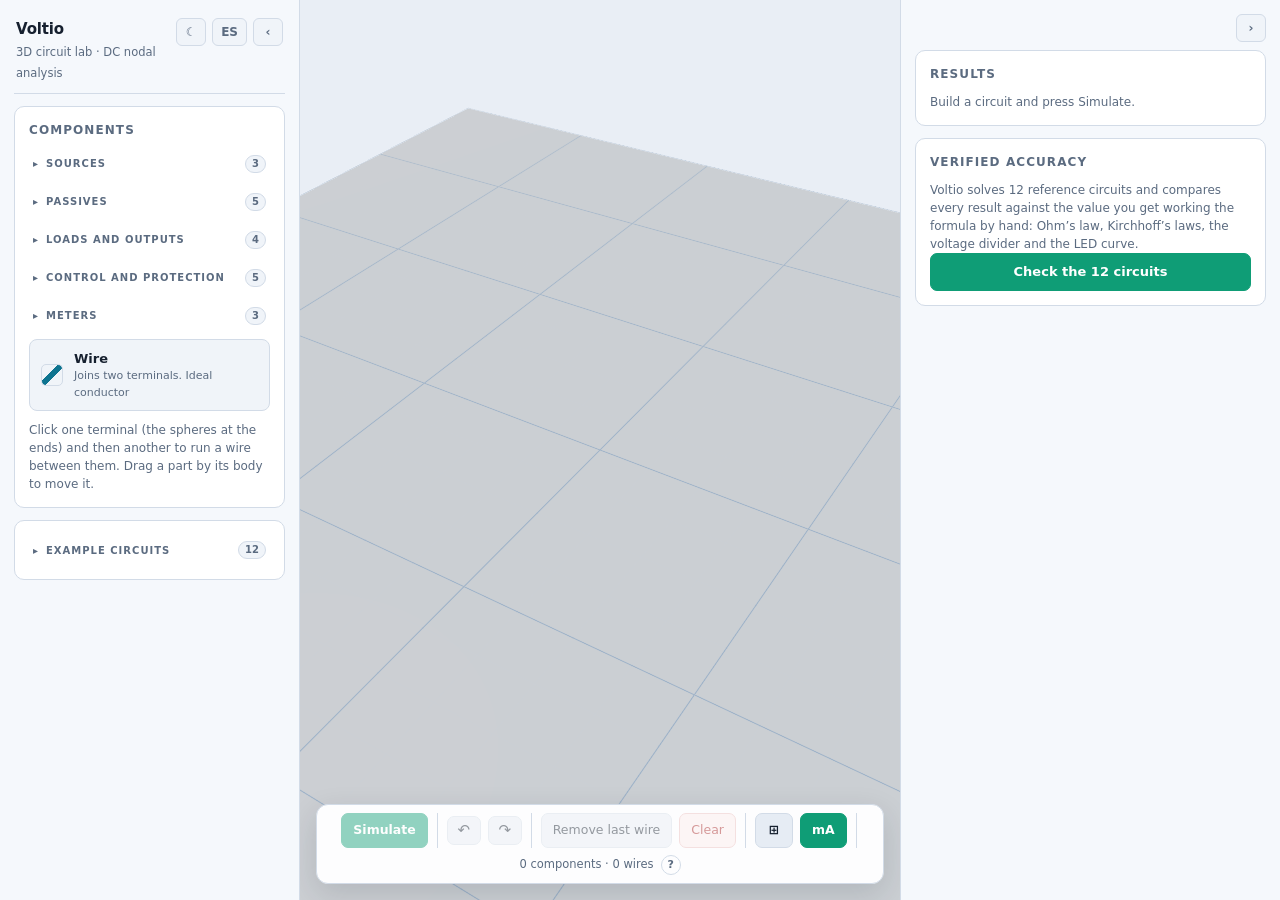
<file: tools/voltio/index.html>
<!doctype html>
<html lang="es">
  <head>
    <meta charset="UTF-8" />
    <meta name="viewport" content="width=device-width, initial-scale=1.0" />
    <title>Voltio — Laboratorio de circuitos en 3D</title>
    <script type="module" crossorigin src="/tools/voltio/assets/index-CdMGC3O6.js"></script>
    <link rel="stylesheet" crossorigin href="/tools/voltio/assets/index-CmB8FsTT.css">
  </head>
  <body>
    <div id="root"></div>
  </body>
</html>
</file>
<file: tools/voltio/assets/index-CmB8FsTT.css>
:root{--bg: #0b1220;--panel: #131c2e;--panel-2: #1a2439;--surface: #0f1728;--surface-hover: #142138;--line: #26334c;--line-soft: rgba(38, 51, 76, .6);--text: #e6edf6;--muted: #93a4bd;--teal: #5edcb1;--teal-hover: #7ce9c4;--on-teal: #06231b;--amber: #ffb224;--amber-soft: #1d1c14;--red: #ff6b6b;--cyan: #22d3ee;--btn: #22304a;--btn-hover: #2c3e60;--danger-bg: #3a1f26;--danger-hover: #4d2831;--danger-border: #5c2b34;--danger-text: #ffb3b3;--overlay: rgba(19, 28, 46, .95);--led-off-bg: #2b3348;--shadow: rgba(0, 0, 0, .35);font-family:ui-sans-serif,system-ui,Segoe UI,Roboto,sans-serif}@media (prefers-color-scheme: light){:root:not([data-theme=dark]){--bg: #e9eef5;--panel: #f5f8fc;--panel-2: #ffffff;--surface: #f0f4f9;--surface-hover: #e4ebf4;--line: #d2dbe7;--line-soft: rgba(210, 219, 231, .75);--text: #16202f;--muted: #5b6b80;--teal: #0f9d76;--teal-hover: #0b8865;--on-teal: #ffffff;--amber: #b45309;--amber-soft: #fdf5e6;--red: #c62828;--cyan: #0e7490;--btn: #e6ecf4;--btn-hover: #d7e0ec;--danger-bg: #fbeaea;--danger-hover: #f5dada;--danger-border: #e9bcbc;--danger-text: #a52121;--overlay: rgba(255, 255, 255, .96);--led-off-bg: #dfe6ef;--shadow: rgba(22, 32, 47, .14)}}:root[data-theme=light]{--bg: #e9eef5;--panel: #f5f8fc;--panel-2: #ffffff;--surface: #f0f4f9;--surface-hover: #e4ebf4;--line: #d2dbe7;--line-soft: rgba(210, 219, 231, .75);--text: #16202f;--muted: #5b6b80;--teal: #0f9d76;--teal-hover: #0b8865;--on-teal: #ffffff;--amber: #b45309;--amber-soft: #fdf5e6;--red: #c62828;--cyan: #0e7490;--btn: #e6ecf4;--btn-hover: #d7e0ec;--danger-bg: #fbeaea;--danger-hover: #f5dada;--danger-border: #e9bcbc;--danger-text: #a52121;--overlay: rgba(255, 255, 255, .96);--led-off-bg: #dfe6ef;--shadow: rgba(22, 32, 47, .14)}*{box-sizing:border-box;margin:0;padding:0}html,body,#root{height:100%}body{background:var(--bg);color:var(--text);font-size:14px;line-height:1.5;overflow:hidden;transition:background-color .18s ease,color .18s ease}.app{--left-w: 300px;--right-w: 380px;display:grid;grid-template-columns:var(--left-w) minmax(0,1fr) var(--right-w);height:100vh}.app.left-closed{--left-w: 34px}.app.right-closed{--right-w: 34px}.rail{background:var(--panel);border:none;border-right:1px solid var(--line);border-radius:0;padding:12px 0;display:flex;flex-direction:column;align-items:center;gap:12px;cursor:pointer;color:var(--muted);height:100%}.rail-right{border-right:none;border-left:1px solid var(--line)}.rail:hover{background:var(--surface-hover);color:var(--text)}.rail-icon{font-size:15px;line-height:1}.rail-label{writing-mode:vertical-rl;font-size:11px;letter-spacing:.14em;text-transform:uppercase;font-weight:600;white-space:nowrap}.side-head{display:flex;justify-content:flex-end;margin-bottom:-4px}.side{background:var(--panel);overflow-y:auto;padding:14px;display:flex;flex-direction:column;gap:12px;min-width:0}.side-left{border-right:1px solid var(--line)}.side-right{border-left:1px solid var(--line)}.side[hidden]{display:none}.brand{display:flex;align-items:flex-start;justify-content:space-between;gap:10px;padding:4px 2px 10px;border-bottom:1px solid var(--line)}.brand-text{min-width:0}.brand strong{display:block;font-size:15px;letter-spacing:-.01em}.brand small{color:var(--muted);font-size:11.5px}.brand-toggles{display:flex;gap:6px;flex-shrink:0}.toggle{min-width:30px;height:28px;padding:0 8px;font-size:12px;font-weight:600;font-variant-numeric:tabular-nums;background:var(--surface);border:1px solid var(--line);border-radius:6px;color:var(--muted);cursor:pointer;line-height:1}.toggle:hover{background:var(--surface-hover);color:var(--text)}.panel{background:var(--panel-2);border:1px solid var(--line);border-radius:10px;padding:14px}.panel h2{font-size:12px;text-transform:uppercase;letter-spacing:.09em;color:var(--muted);margin-bottom:10px;font-weight:600}.panel h3{font-size:12px;color:var(--muted);margin:14px 0 6px;font-weight:600}.hint{color:var(--muted);font-size:12px;margin-top:10px}.error{color:var(--red);font-size:13px}.warn{color:var(--amber);font-size:12.5px;margin-bottom:8px}.palette{display:flex;flex-direction:column;gap:7px}.palette-item{display:flex;align-items:center;gap:11px;width:100%;text-align:left;background:var(--surface);border:1px solid var(--line);border-radius:8px;padding:9px 11px;color:var(--text);cursor:pointer;font:inherit;transition:border-color .15s,background .15s}.palette-item:hover{border-color:var(--teal);background:var(--surface-hover)}.palette-item.is-active{border-color:var(--amber);background:var(--amber-soft)}.palette-text{display:flex;flex-direction:column;min-width:0}.palette-text strong{font-size:13px;font-weight:600}.palette-text small{color:var(--muted);font-size:11px}.glyph{width:22px;height:22px;border-radius:5px;flex-shrink:0}.glyph-battery{background:linear-gradient(90deg,#334155 45%,#ef4444 45%)}.glyph-resistor{background:linear-gradient(90deg,#d9c39a 30%,#7c2d12 30%,#7c2d12 45%,#d9c39a 45%)}.glyph-led{background:radial-gradient(circle at 50% 45%,#ff4d4d,#7a2a31)}.glyph-switch{background:linear-gradient(135deg,#475569 55%,#10b981 55%)}.glyph-currentSource{background:radial-gradient(circle at 50% 50%,#3b6ea8 55%,#1e3a5f 56%)}.glyph-potentiometer{background:linear-gradient(180deg,#8ea6c4 35%,#2b3a52 35%)}.glyph-lamp{background:radial-gradient(circle at 50% 38%,#ffe9a8,#8a7a3c)}.glyph-fuse{background:linear-gradient(90deg,#94a3b8 18%,#ffd166 18%,#ffd166 82%,#94a3b8 82%)}.glyph-ammeter{background:radial-gradient(circle at 50% 50%,#e8eef6 52%,#1e2b40 53%)}.glyph-voltmeter{background:radial-gradient(circle at 50% 50%,#cfe3ff 52%,#1e2b40 53%)}.glyph-ground{background:linear-gradient(180deg,transparent 30%,#8ea6c4 30% 44%,transparent 44% 58%,#8ea6c4 58% 72%,transparent 72%)}.glyph-cell{background:linear-gradient(90deg,#e7ebf0 15%,#2563eb 15%,#2563eb 70%,#e7ebf0 70%)}.glyph-diode{background:linear-gradient(90deg,#1f2937 65%,#d1d5db 65%,#d1d5db 78%,#1f2937 78%)}.glyph-motor{background:radial-gradient(circle at 50% 50%,#e5e7eb 20%,#a8b2bf 21%)}.glyph-buzzer{background:radial-gradient(circle at 50% 50%,#000 14%,#1f2328 15%)}.glyph-wire{background:linear-gradient(135deg,transparent 40%,var(--cyan) 40% 60%,transparent 60%);border:1px solid var(--line)}.group{margin-bottom:8px}.group:last-of-type{margin-bottom:0}.panel-head{margin-bottom:0}.panel:has(>.panel-head[aria-expanded=false]){padding-bottom:10px}.group-head{display:flex;align-items:center;gap:7px;width:100%;background:none;border:none;border-radius:6px;padding:6px 4px;margin-bottom:4px;cursor:pointer;font-size:10px;text-transform:uppercase;letter-spacing:.1em;color:var(--muted);font-weight:600}.group-head:hover{background:var(--surface);color:var(--text)}.group-title{flex:1;text-align:left}.group-count{font-size:10px;letter-spacing:0;background:var(--surface);border:1px solid var(--line);border-radius:100px;padding:0 6px;line-height:16px}.chev{display:inline-block;font-size:10px;transition:transform .15s ease;transform:rotate(0)}.chev.is-open{transform:rotate(90deg)}.export-row{flex-wrap:wrap}.export-row button{flex:1;min-width:72px}.signin{display:flex;flex-direction:column;gap:8px}input[type=email],input[type=text]{background:var(--surface);border:1px solid var(--line);border-radius:6px;padding:8px 10px;color:var(--text);font:inherit;width:100%}input[type=email]:focus,input[type=text]:focus{outline:2px solid var(--amber);outline-offset:1px}.or{display:flex;align-items:center;gap:10px;margin:12px 0;color:var(--muted);font-size:11px}.or:before,.or:after{content:"";flex:1;height:1px;background:var(--line)}.google{display:flex;align-items:center;justify-content:center;gap:9px}.google .g{width:17px;height:17px;border-radius:50%;background:#fff;color:#4285f4;font-weight:800;font-size:11px;line-height:17px;text-align:center;border:1px solid var(--line)}.acct{display:flex;align-items:center;justify-content:space-between;gap:10px;margin-bottom:10px}.acct-who{min-width:0;display:flex;flex-direction:column}.acct-who small{color:var(--muted);font-size:10.5px}.acct-who strong{font-size:12.5px;overflow:hidden;text-overflow:ellipsis;white-space:nowrap}.plan{display:flex;flex-direction:column;gap:2px;background:var(--surface);border:1px solid var(--line);border-left:3px solid var(--muted);border-radius:7px;padding:8px 11px;margin-bottom:12px}.plan.is-paid{border-left-color:var(--teal)}.plan-name{font-size:12px;font-weight:600}.plan-quota{font-size:11px;color:var(--muted);font-variant-numeric:tabular-nums}.notice{background:var(--surface);border:1px solid var(--line);border-radius:7px;padding:9px 11px;font-size:12px;color:var(--muted);margin-top:10px}.notice.warnbox{border-color:var(--amber);color:var(--text)}.link-strong{display:block;margin-top:8px;background:none;border:none;padding:0;color:var(--amber);font-weight:600;text-decoration:underline;font-size:12px}.proj-list{list-style:none;display:flex;flex-direction:column;gap:5px}.proj-list li{display:flex;gap:5px;align-items:stretch}.proj-list li.is-current .proj-open{border-color:var(--teal)}.proj-open{flex:1;min-width:0;text-align:left;background:var(--surface);border:1px solid var(--line);display:flex;flex-direction:column;gap:1px;padding:7px 10px}.proj-open strong{font-size:12.5px;font-weight:600;overflow:hidden;text-overflow:ellipsis;white-space:nowrap}.proj-open small{color:var(--muted);font-size:10.5px}.proj-del{flex-shrink:0;padding:0 10px;color:var(--muted)}.proj-del:hover{background:var(--danger-bg);color:var(--danger-text);border-color:var(--danger-border)}.pricing{margin-top:14px;padding-top:12px;border-top:1px solid var(--line);display:flex;flex-direction:column;gap:4px}.pricing p{font-size:12px;color:var(--muted)}.pricing button{margin-top:8px}.preset-list{display:flex;flex-direction:column;gap:6px}.preset{text-align:left;background:var(--surface);border:1px solid var(--line);font-size:12.5px;padding:8px 11px}.preset:hover{border-color:var(--teal);background:var(--surface-hover)}.chips{display:flex;flex-wrap:wrap;gap:5px;margin-bottom:10px;align-items:center}.chips-label{width:100%;font-size:11px;color:var(--muted)}.chip{padding:3px 8px;font-size:11px;border-radius:100px;background:var(--surface);border:1px solid var(--line);color:var(--muted);font-variant-numeric:tabular-nums}.chip:hover{background:var(--surface-hover);color:var(--text)}.chip.is-on{background:var(--teal);border-color:var(--teal);color:var(--on-teal);font-weight:600}.chip-led{display:inline-flex;align-items:center;gap:5px;border-width:1.5px}.chip-led .dot{width:9px;height:9px;border-radius:50%;display:inline-block}input[type=range]{width:100%;accent-color:var(--teal);cursor:pointer}.keys{font-size:11px;opacity:.85;line-height:1.6}.anchor{position:absolute;left:0;top:0;display:none;z-index:20;will-change:transform}.anchor-tip{pointer-events:none}.popover,.tip{position:absolute;left:0;bottom:14px;transform:translate(-50%)}.popover{width:268px;background:var(--overlay);-webkit-backdrop-filter:blur(10px);backdrop-filter:blur(10px);border:1px solid var(--line);border-radius:10px;padding:12px;box-shadow:0 14px 34px var(--shadow);pointer-events:auto}.popover:after{content:"";position:absolute;left:50%;bottom:-7px;width:12px;height:12px;transform:translate(-50%) rotate(45deg);background:var(--overlay);border-right:1px solid var(--line);border-bottom:1px solid var(--line)}.popover-head{display:flex;align-items:center;justify-content:space-between;margin-bottom:8px}.popover-head strong{font-size:13px}.popover .field,.popover .chips{margin-bottom:8px}.tip{background:var(--overlay);-webkit-backdrop-filter:blur(8px);backdrop-filter:blur(8px);border:1px solid var(--line);border-radius:8px;padding:8px 11px;box-shadow:0 8px 22px var(--shadow);display:flex;flex-direction:column;gap:3px;white-space:nowrap;font-size:12px}.tip strong{font-size:12.5px}.tip-nums{font-variant-numeric:tabular-nums;color:var(--text)}.tip-state{display:flex;gap:4px}.tip .led-tag{margin-left:0}.tip .note{white-space:normal;max-width:260px}.meter-letter{font-size:13px;font-weight:800;color:#1f2937;font-family:ui-monospace,monospace;pointer-events:none;-webkit-user-select:none;user-select:none}.scene-label{background:var(--overlay);border:1px solid var(--line);border-radius:5px;padding:1px 6px;font-size:11px;font-variant-numeric:tabular-nums;color:var(--text);white-space:nowrap;pointer-events:none;-webkit-user-select:none;user-select:none}.field{display:flex;flex-direction:column;gap:5px;margin-bottom:10px}.field span{font-size:12px;color:var(--muted)}.field-row{flex-direction:row;align-items:center;justify-content:space-between}input[type=number]{background:var(--surface);border:1px solid var(--line);border-radius:6px;padding:7px 9px;color:var(--text);font:inherit;width:100%}input[type=number]:focus{outline:2px solid var(--amber);outline-offset:1px}input[type=checkbox]{width:17px;height:17px;accent-color:var(--teal);cursor:pointer}.row{display:flex;gap:8px;margin-top:4px}button{background:var(--btn);border:1px solid var(--line);border-radius:7px;padding:8px 13px;color:var(--text);font:inherit;font-size:13px;cursor:pointer;transition:background .15s,opacity .15s}button:hover:not(:disabled){background:var(--btn-hover)}button:disabled{opacity:.45;cursor:not-allowed}button.primary{background:var(--teal);color:var(--on-teal);font-weight:600;border-color:var(--teal)}button.primary:hover:not(:disabled){background:var(--teal-hover)}button.danger{background:var(--danger-bg);border-color:var(--danger-border);color:var(--danger-text)}button.danger:hover:not(:disabled){background:var(--danger-hover)}button.wide{width:100%}button.link{background:none;border:none;color:var(--amber);text-decoration:underline;padding:0 0 0 8px;font-size:12px}.stage{position:relative;min-width:0;overflow:hidden}.stage canvas{display:block}.board-bar{position:absolute;left:50%;bottom:16px;transform:translate(-50%);width:max-content;display:flex;align-items:center;gap:7px;flex-wrap:wrap;justify-content:center;max-width:calc(100% - 32px);background:var(--overlay);-webkit-backdrop-filter:blur(10px);backdrop-filter:blur(10px);border:1px solid var(--line);border-radius:12px;padding:8px 12px;box-shadow:0 10px 30px var(--shadow);z-index:15}.board-bar button{font-size:12.5px;padding:7px 11px}.bar-sep{width:1px;align-self:stretch;background:var(--line);margin:0 2px}.bar-icon{min-width:34px;font-size:15px!important;line-height:1;padding:6px 8px!important}.bar-toggle{min-width:38px;font-weight:600}.bar-toggle.is-on{background:var(--teal);border-color:var(--teal);color:var(--on-teal)}.bar-count{font-size:11.5px;color:var(--muted);font-variant-numeric:tabular-nums;white-space:nowrap}.bar-help{width:20px;height:20px;border-radius:50%;border:1px solid var(--line);color:var(--muted);font-size:11px;font-weight:700;display:inline-flex;align-items:center;justify-content:center;cursor:help}.stage-bar{position:absolute;left:16px;bottom:74px;display:flex;align-items:center;gap:10px;flex-wrap:wrap;max-width:calc(100% - 32px)}.pill{background:var(--overlay);border:1px solid var(--line);border-radius:100px;padding:6px 14px;font-size:12px;color:var(--muted);display:inline-flex;align-items:center}.pill code{color:var(--amber);font-size:11.5px;margin:0 3px}.flash{position:absolute;top:16px;left:50%;transform:translate(-50%);background:var(--overlay);border:1px solid var(--amber);border-radius:8px;padding:9px 16px;font-size:12.5px;color:var(--amber);box-shadow:0 6px 20px var(--shadow)}.grid{width:100%;border-collapse:collapse;font-size:12.5px}.grid th{text-align:left;font-size:10.5px;text-transform:uppercase;letter-spacing:.07em;color:var(--muted);font-weight:600;padding:5px 6px;border-bottom:1px solid var(--line)}.grid td{padding:7px 6px;border-bottom:1px solid var(--line-soft);vertical-align:top}.grid td.num{font-variant-numeric:tabular-nums;text-align:right;white-space:nowrap}.grid th.num{text-align:right}.grid tr:last-child td{border-bottom:none}.note{display:block;color:var(--muted);font-size:11px;font-style:italic}.note-warn{color:var(--amber);font-style:normal;font-weight:600}.pins{color:var(--muted);font-size:10.5px;word-break:break-all}.table-scroll{overflow-x:auto}.grid tbody tr:hover{background:var(--surface-hover);cursor:default}.tally{font-size:12px;font-weight:600;font-variant-numeric:tabular-nums;line-height:1.45;margin-top:10px;padding:6px 9px;border-radius:6px;display:inline-block}.tally.ok{background:var(--teal);color:var(--on-teal)}.tally.bad{background:var(--red);color:#fff}.led-tag{display:inline-block;margin-left:7px;font-size:9.5px;letter-spacing:.08em;border-radius:4px;padding:1px 6px;font-weight:700}.led-tag.on{background:#e02b1d;color:#fff}.led-tag.off{background:var(--led-off-bg);color:var(--muted)}.led-tag.blown{background:var(--red);color:#fff}.case{border:1px solid var(--line);border-radius:8px;padding:10px;margin-top:12px}.case.ok{border-color:color-mix(in srgb,var(--teal) 55%,transparent)}.case.bad{border-color:color-mix(in srgb,var(--red) 60%,transparent)}.case h3{margin:0 0 6px;color:var(--text);font-size:12px}.case-flag{display:inline-block;font-size:9.5px;font-weight:700;letter-spacing:.08em;border-radius:4px;padding:1px 6px;margin-right:7px}.case.ok .case-flag{background:var(--teal);color:var(--on-teal)}.case.bad .case-flag{background:var(--red);color:#fff}.row-bad td{color:var(--red)}
</file>
